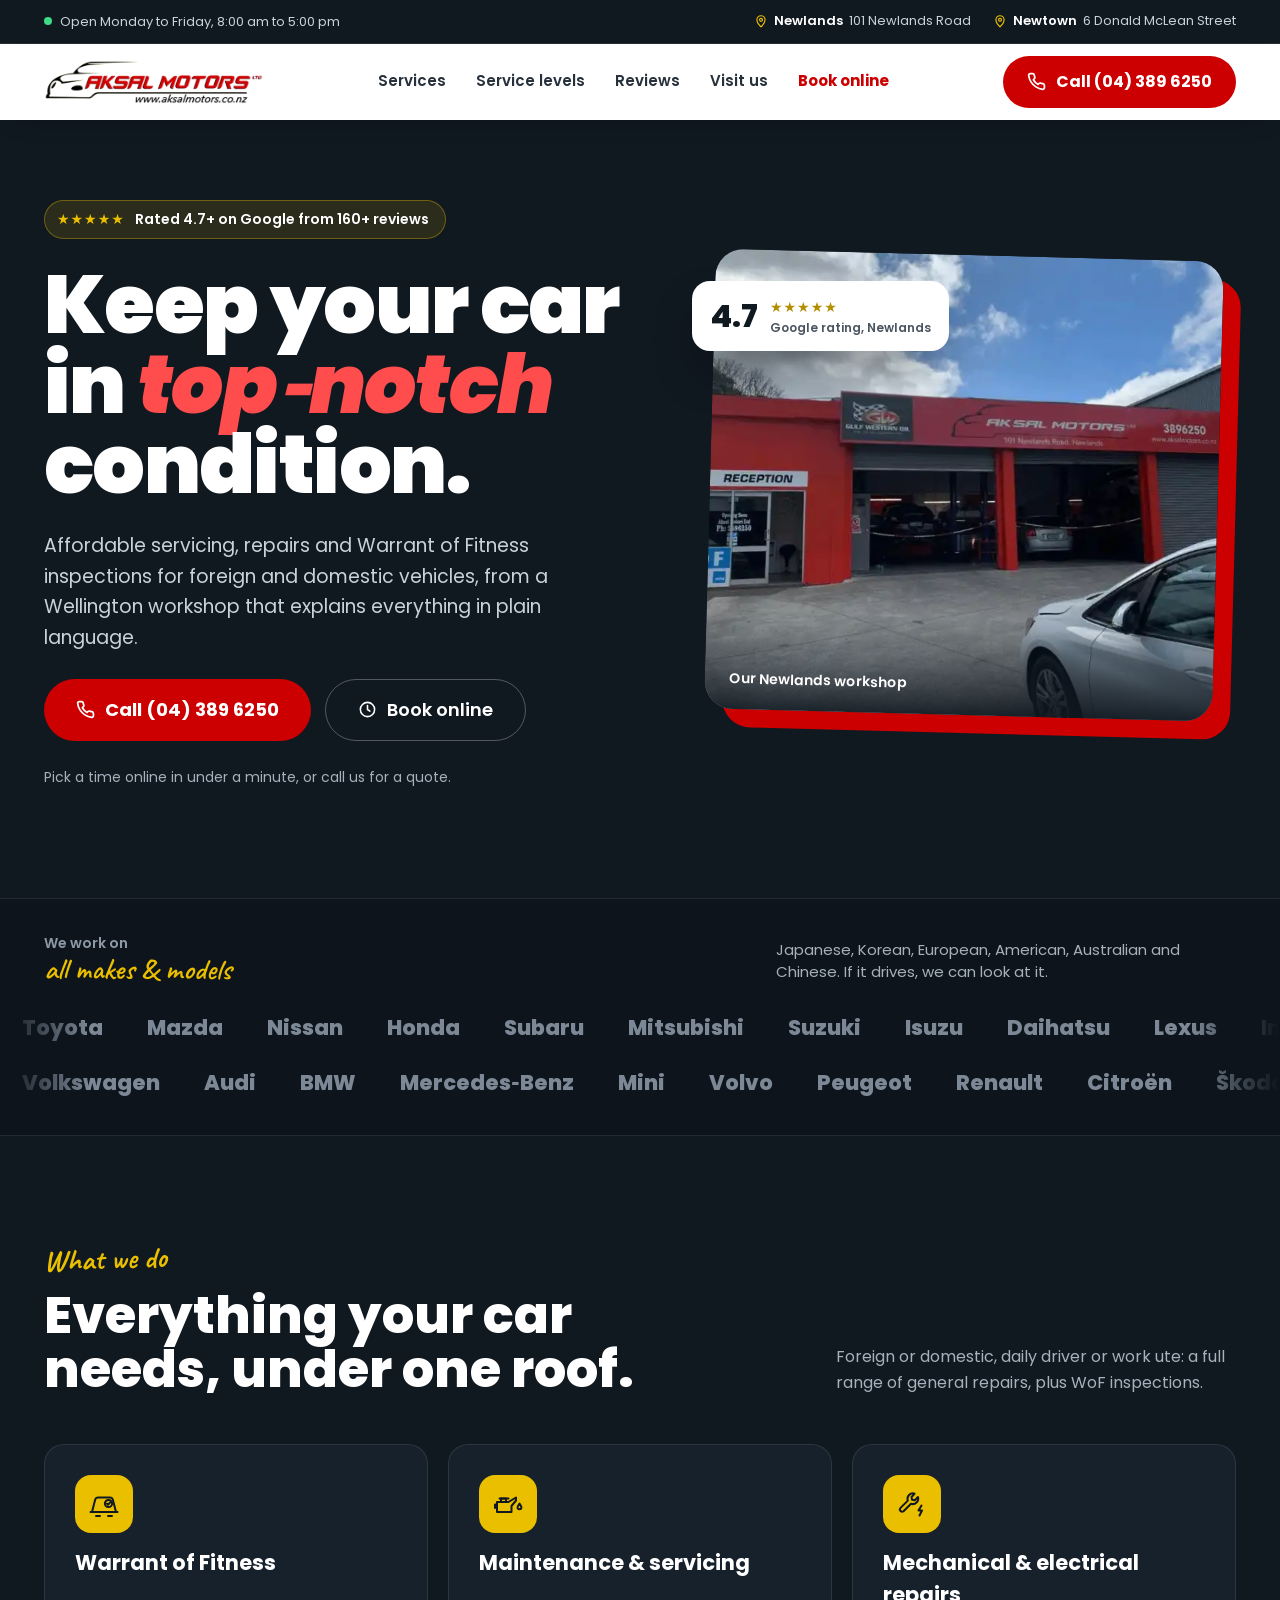
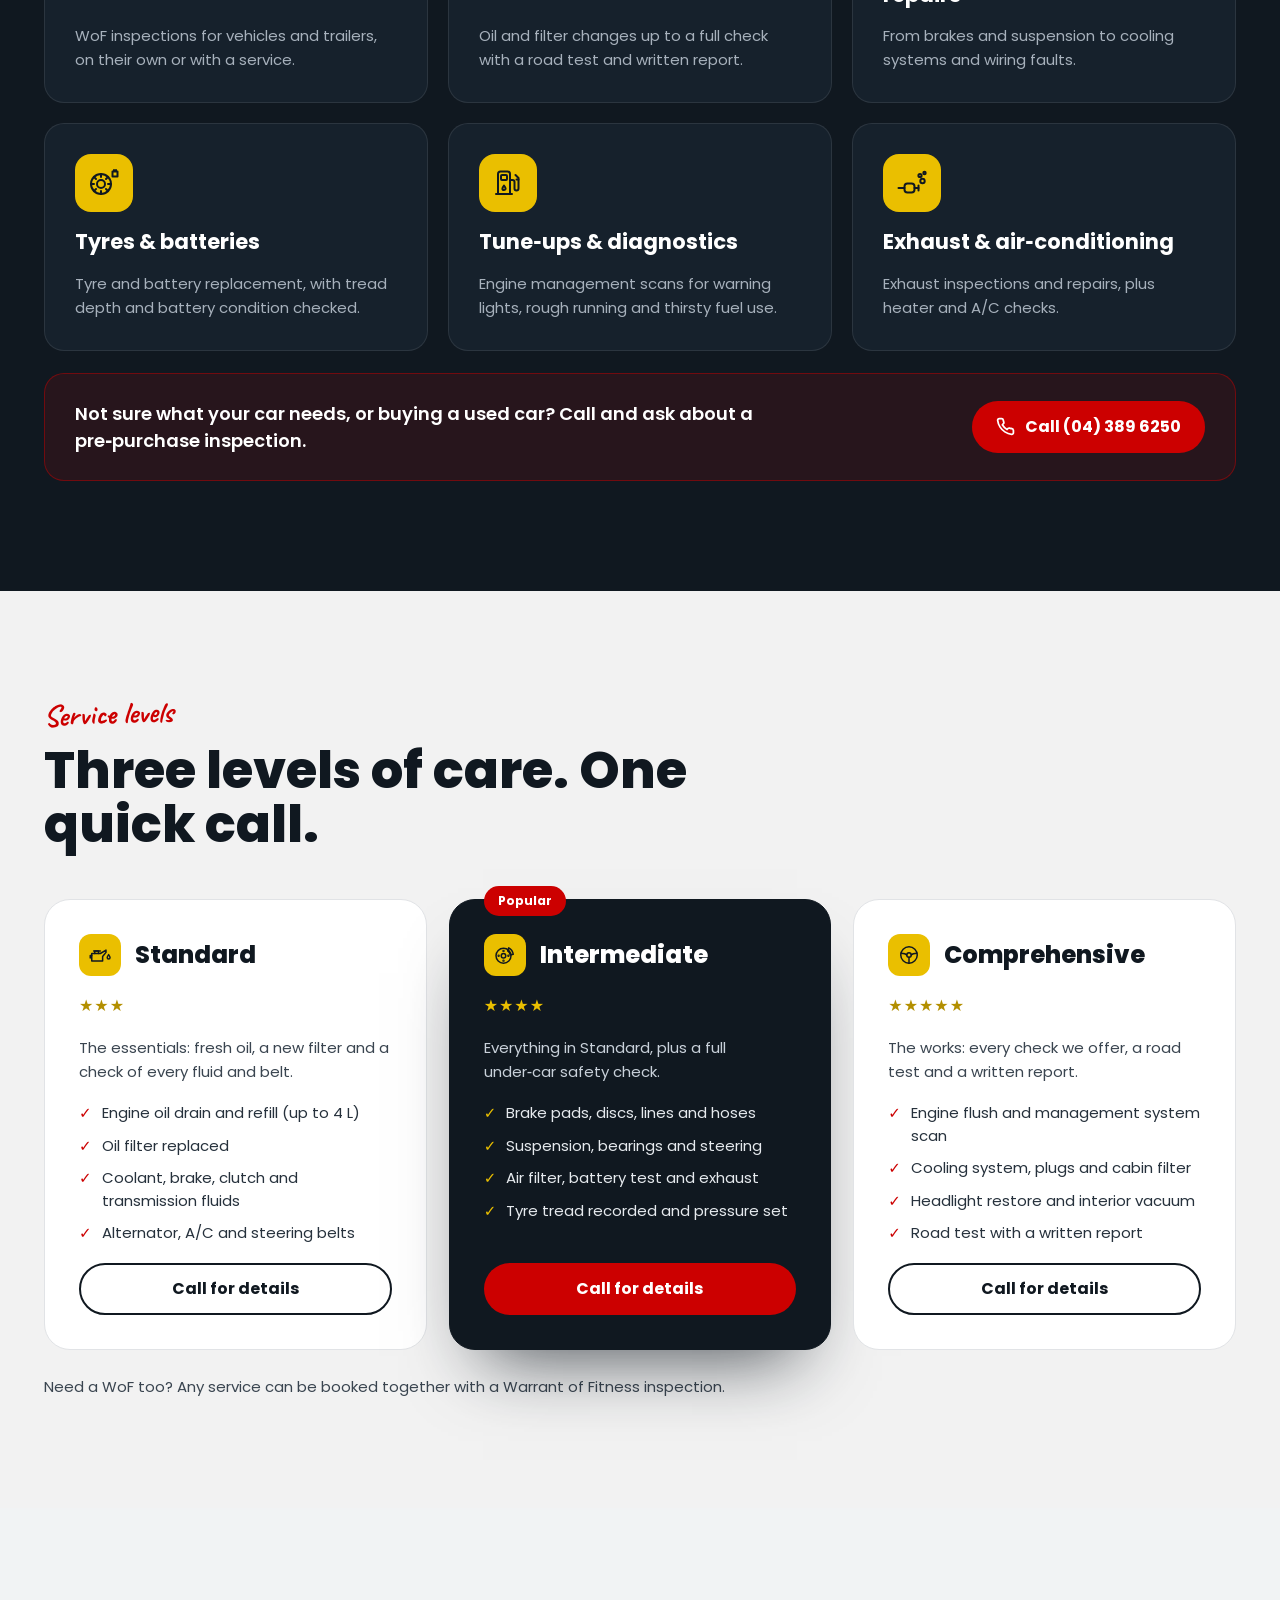
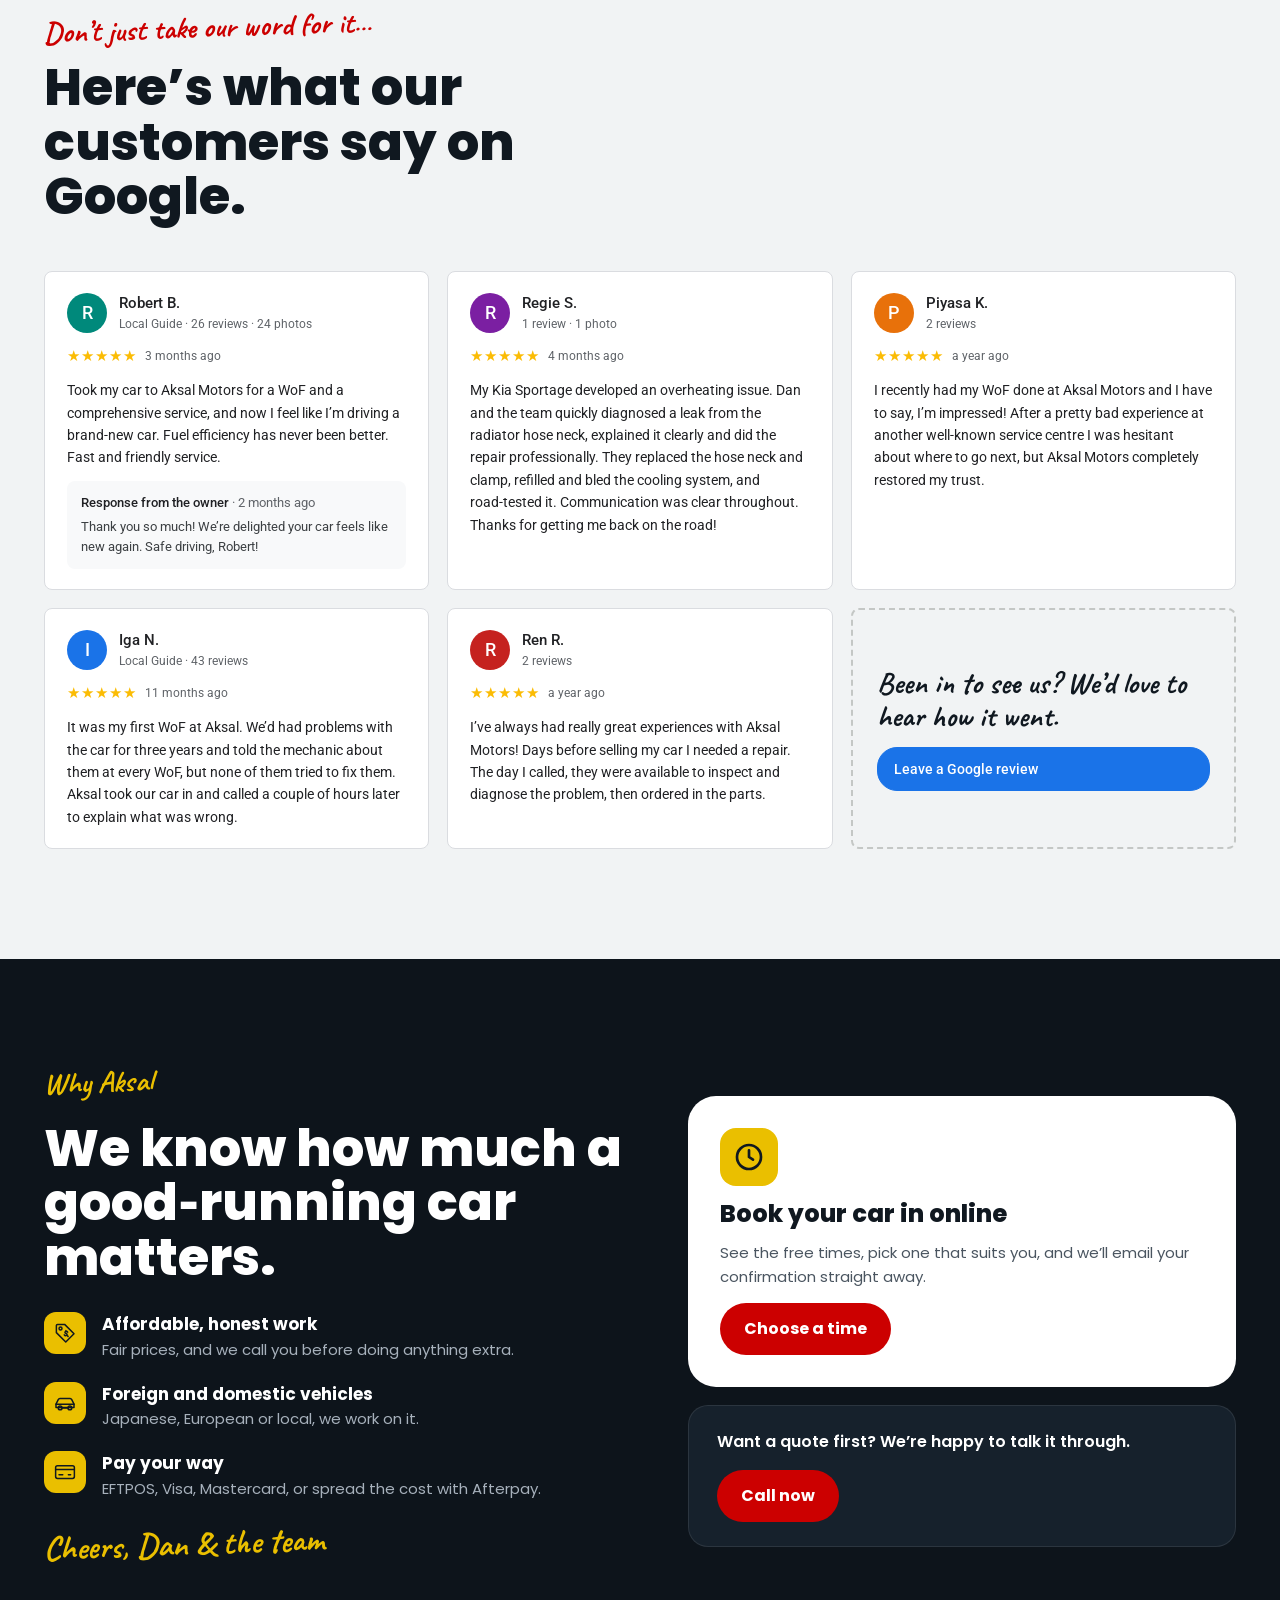
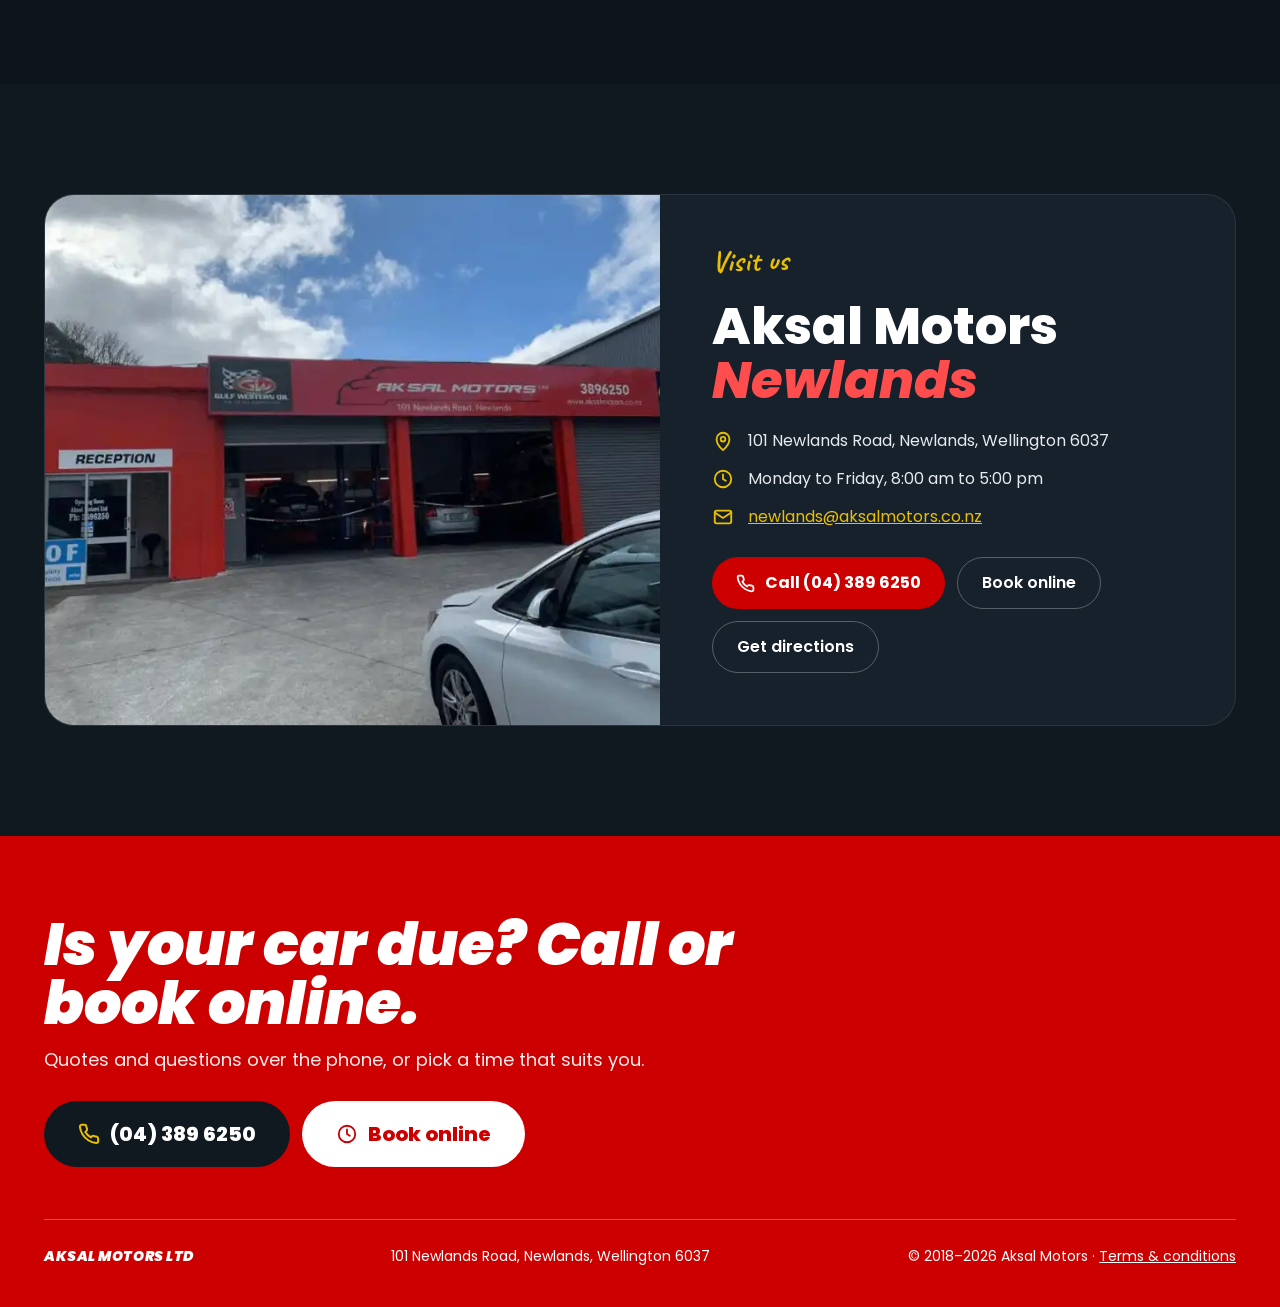
<file: index.html>
<!doctype html>
<html lang="en-NZ">
<head>
<meta charset="utf-8">
<meta name="viewport" content="width=device-width, initial-scale=1">
<title>Aksal Motors | Mechanic, Servicing &amp; WoF in Newlands, Wellington</title>
<meta name="description" content="Affordable car servicing, repairs and Warrant of Fitness inspections for foreign and domestic vehicles at 101 Newlands Road, Wellington. Call (04) 389 6250.">
<meta name="theme-color" content="#101820">
<script>
(function(d){d.classList.add('js');try{var m=window.matchMedia&&matchMedia('(prefers-reduced-motion: reduce)').matches;if(!m&&!sessionStorage.getItem('amIntro')){d.classList.add('intro-on');sessionStorage.setItem('amIntro','1')}}catch(e){}})(document.documentElement);
</script>
<link rel="icon" href="assets/img/favicon.svg" type="image/svg+xml">
<meta property="og:title" content="Aksal Motors, Newlands">
<meta property="og:description" content="Servicing, repairs and WoF inspections in Newlands, Wellington. Call (04) 389 6250.">
<meta property="og:image" content="assets/img/newlands.webp">
<meta property="og:type" content="website">
<link rel="preload" href="assets/img/intro-car.webp" as="image">
<link rel="preload" href="assets/img/intro-title.webp" as="image">
<link rel="preconnect" href="https://fonts.googleapis.com">
<link rel="preconnect" href="https://fonts.gstatic.com" crossorigin>
<link href="https://fonts.googleapis.com/css2?family=Poppins:ital,wght@0,400;0,500;0,600;0,700;0,800;0,900;1,800;1,900&amp;family=Roboto:wght@400;500&amp;family=Caveat:wght@700&amp;display=swap" rel="stylesheet">
<link rel="stylesheet" href="assets/css/styles.css?v=6">
<script type="application/ld+json">
{
  "@context": "https://schema.org",
  "@type": "AutoRepair",
  "name": "Aksal Motors Newlands",
  "image": "assets/img/newlands.webp",
  "telephone": "+64 4 389 6250",
  "email": "newlands@aksalmotors.co.nz",
  "url": "http://aksalmotors.co.nz/",
  "address": {
    "@type": "PostalAddress",
    "streetAddress": "101 Newlands Road",
    "addressLocality": "Newlands, Wellington",
    "postalCode": "6037",
    "addressCountry": "NZ"
  },
  "geo": { "@type": "GeoCoordinates", "latitude": -41.2297152, "longitude": 174.8176973 },
  "openingHoursSpecification": [{
    "@type": "OpeningHoursSpecification",
    "dayOfWeek": ["Monday", "Tuesday", "Wednesday", "Thursday", "Friday"],
    "opens": "08:00",
    "closes": "17:00"
  }],
  "paymentAccepted": "EFTPOS, Visa, Mastercard, Afterpay"
}
</script>
</head>
<body>
<div class="intro" id="intro" aria-hidden="true">
  <div class="intro-stage">
    <svg class="intro-skids" viewBox="0 0 1024 205" preserveAspectRatio="none">
      <path pathLength="1" d="M 597 168 L 149 168"/>
      <path pathLength="1" d="M 623 179 L 171 179"/>
    </svg>
    <img class="intro-car" src="assets/img/intro-car.webp" alt="" width="431" height="174">
    <img class="intro-line" src="assets/img/intro-line.webp" alt="" width="710" height="15">
    <img class="intro-title" src="assets/img/intro-title.webp" alt="" width="825" height="70">
    <img class="intro-url" src="assets/img/intro-url.webp" alt="" width="825" height="43">
    <span class="intro-smoke" style="--x:31%;--y:78%;--t:.68s"></span>
    <span class="intro-smoke" style="--x:36%;--y:76%;--t:.8s"></span>
  </div>
</div>
<!-- Icon set: original line icons drawn for Aksal Motors -->
<svg width="0" height="0" style="position:absolute" aria-hidden="true">
  <defs>
    <symbol id="i-phone" viewBox="0 0 24 24"><path fill="none" stroke="currentColor" stroke-width="2.2" stroke-linecap="round" stroke-linejoin="round" d="M22 16.9v3a2 2 0 0 1-2.2 2 19.8 19.8 0 0 1-8.6-3.1 19.5 19.5 0 0 1-6-6A19.8 19.8 0 0 1 2.1 4.2 2 2 0 0 1 4.1 2h3a2 2 0 0 1 2 1.7c.1.9.4 1.8.7 2.7a2 2 0 0 1-.5 2.1L8 9.8a16 16 0 0 0 6 6l1.3-1.3a2 2 0 0 1 2.1-.4c.9.3 1.8.6 2.7.7a2 2 0 0 1 1.7 2z"/></symbol>
    <symbol id="i-menu" viewBox="0 0 24 24"><path fill="none" stroke="currentColor" stroke-width="2.2" stroke-linecap="round" d="M4 7h16M4 12h16M4 17h16"/></symbol>
    <symbol id="i-close" viewBox="0 0 24 24"><path fill="none" stroke="currentColor" stroke-width="2.2" stroke-linecap="round" d="M6 6l12 12M18 6 6 18"/></symbol>
    <symbol id="i-pin" viewBox="0 0 24 24"><g fill="none" stroke="currentColor" stroke-width="2" stroke-linecap="round" stroke-linejoin="round"><path d="M12 22s7-6.2 7-12a7 7 0 1 0-14 0c0 5.8 7 12 7 12z"/><circle cx="12" cy="10" r="2.5"/></g></symbol>
    <symbol id="i-clock" viewBox="0 0 24 24"><g fill="none" stroke="currentColor" stroke-width="2" stroke-linecap="round" stroke-linejoin="round"><circle cx="12" cy="12" r="9"/><path d="M12 7v5l3 2"/></g></symbol>
    <symbol id="i-mail" viewBox="0 0 24 24"><g fill="none" stroke="currentColor" stroke-width="2" stroke-linecap="round" stroke-linejoin="round"><rect x="3" y="5" width="18" height="14" rx="2"/><path d="m3 7 9 6 9-6"/></g></symbol>

    <!-- WoF: windscreen with inspection sticker -->
    <symbol id="i-wof" viewBox="0 0 32 32"><g fill="none" stroke="currentColor" stroke-width="2" stroke-linecap="round" stroke-linejoin="round"><path d="M4 24 7.2 11.6A3 3 0 0 1 10.1 9.4h11.8a3 3 0 0 1 2.9 2.2L28 24z"/><path d="M2.5 24h27"/><circle cx="20.5" cy="15.5" r="3.6"/><path d="m18.9 15.6 1.1 1.1 2.2-2.3"/><path d="M8 28h4M20 28h4"/></g></symbol>
    <!-- Servicing: oil can with drip -->
    <symbol id="i-oil" viewBox="0 0 32 32"><g fill="none" stroke="currentColor" stroke-width="2" stroke-linecap="round" stroke-linejoin="round"><path d="M5 14h11.5l7.5-4.5v3L19.5 18v6H5z"/><path d="M9 14v-3.5h5V14"/><path d="M7.5 10.5h9"/><path d="M3 16.5h2M3 16.5v3.5"/><path d="M27.5 15.5c-1.4 2-1.9 3-1.9 3.8a1.9 1.9 0 0 0 3.8 0c0-.8-.5-1.8-1.9-3.8z"/></g></symbol>
    <!-- Repairs: spanner with spark -->
    <symbol id="i-repair" viewBox="0 0 32 32"><g fill="none" stroke="currentColor" stroke-width="2" stroke-linecap="round" stroke-linejoin="round"><path d="M18.6 5.6a5.5 5.5 0 0 0-6.8 7l-7.5 7.5a2.3 2.3 0 0 0 3.2 3.2l7.5-7.5a5.5 5.5 0 0 0 7-6.8l-3.2 3.2-2.8-.4-.4-2.8z"/><path d="m25.5 17.5-3 5h3.5l-2.5 5"/></g></symbol>
    <!-- Tyres: tyre with tread, plus battery terminal -->
    <symbol id="i-tyre" viewBox="0 0 32 32"><g fill="none" stroke="currentColor" stroke-width="2" stroke-linecap="round" stroke-linejoin="round"><circle cx="13" cy="17" r="10"/><circle cx="13" cy="17" r="4"/><path d="M13 7v3M13 24v3M3 17h3M20 17h3M5.9 9.9l2.1 2.1M18 22l2.1 2.1M5.9 24.1 8 22M18 12l2.1-2.1"/><path d="M24.5 4.5h5v5h-5zM26 3v1.5M28 3v1.5"/></g></symbol>
    <!-- Tune-ups: petrol pump -->
    <symbol id="i-pump" viewBox="0 0 32 32"><g fill="none" stroke="currentColor" stroke-width="2" stroke-linecap="round" stroke-linejoin="round"><path d="M6 27V7a2.5 2.5 0 0 1 2.5-2.5h7A2.5 2.5 0 0 1 18 7v20"/><path d="M4 27h16"/><rect x="9" y="8" width="6" height="5" rx="1"/><path d="M18 13h2.5a2 2 0 0 1 2 2v6.5a2 2 0 0 0 4 0V11l-3-3"/><path d="M26.5 12.5h-2"/><path d="M12 18.5c-1.2 1.6-1.6 2.4-1.6 3a1.6 1.6 0 0 0 3.2 0c0-.6-.4-1.4-1.6-3z"/></g></symbol>
    <!-- Exhaust: tailpipe with puffs -->
    <symbol id="i-exhaust" viewBox="0 0 32 32"><g fill="none" stroke="currentColor" stroke-width="2" stroke-linecap="round" stroke-linejoin="round"><path d="M2.5 21h6"/><rect x="8.5" y="16.5" width="10" height="9" rx="3"/><path d="M18.5 21h4"/><path d="M22.5 18.5v5"/><circle cx="26.5" cy="14" r="2.2"/><circle cx="24" cy="8.5" r="1.6"/><circle cx="28.5" cy="6" r="1.2"/></g></symbol>
    <!-- Engine with pulse line -->
    <symbol id="i-engine" viewBox="0 0 32 32"><g fill="none" stroke="currentColor" stroke-width="2" stroke-linecap="round" stroke-linejoin="round"><path d="M7 11h15l3 3v9H10l-3-3z"/><path d="M11 11V7.5h7V11"/><path d="M9 7.5h11"/><path d="M25 15.5h3v5h-3"/><path d="M7 14H4v5h3"/><path d="M10 17h3l1.5-2.5 2 5 1.5-2.5h3"/></g></symbol>
    <!-- Brake disc and calliper -->
    <symbol id="i-brake" viewBox="0 0 32 32"><g fill="none" stroke="currentColor" stroke-width="2" stroke-linecap="round" stroke-linejoin="round"><circle cx="14" cy="17" r="10"/><circle cx="14" cy="17" r="3"/><circle cx="14" cy="10.5" r=".6" fill="currentColor"/><circle cx="20.5" cy="17" r=".6" fill="currentColor"/><circle cx="14" cy="23.5" r=".6" fill="currentColor"/><circle cx="7.5" cy="17" r=".6" fill="currentColor"/><path d="M21 6.5a12 12 0 0 1 6 8.5l-4 1a8 8 0 0 0-3.5-5.5z"/></g></symbol>
    <!-- Road test: steering wheel -->
    <symbol id="i-wheel" viewBox="0 0 32 32"><g fill="none" stroke="currentColor" stroke-width="2" stroke-linecap="round" stroke-linejoin="round"><circle cx="16" cy="16" r="11"/><circle cx="16" cy="16" r="3"/><path d="M5.5 13.5c3.5 0 6.5 1 7.6 2.5M26.5 13.5c-3.5 0-6.5 1-7.6 2.5M16 19v8"/></g></symbol>
    <!-- Price tag -->
    <symbol id="i-tag" viewBox="0 0 32 32"><g fill="none" stroke="currentColor" stroke-width="2" stroke-linecap="round" stroke-linejoin="round"><path d="M4.5 15.5V6a1.5 1.5 0 0 1 1.5-1.5h9.5L28 17 17 28z"/><circle cx="10" cy="10" r="2"/><path d="M15 18.5c.6.9 1.6 1.3 2.6 1 1-.3 1.4-1.2 1-2-.5-.8-1.8-.9-2.4-1.6-.5-.7-.2-1.7.8-2 1-.3 2 .1 2.6 1M17.2 12.8l.7 1M19.4 19.7l.7 1"/></g></symbol>
    <!-- Car (all makes) -->
    <symbol id="i-car" viewBox="0 0 32 32"><g fill="none" stroke="currentColor" stroke-width="2" stroke-linecap="round" stroke-linejoin="round"><path d="M4 22v-4.5l3-6a2.5 2.5 0 0 1 2.2-1.4h13.6a2.5 2.5 0 0 1 2.2 1.4l3 6V22z"/><path d="M4 17.5h24"/><circle cx="9.5" cy="22.5" r="2.5"/><circle cx="22.5" cy="22.5" r="2.5"/><path d="M12 22.5h8"/></g></symbol>
    <!-- Card / pay -->
    <symbol id="i-card" viewBox="0 0 32 32"><g fill="none" stroke="currentColor" stroke-width="2" stroke-linecap="round" stroke-linejoin="round"><rect x="3.5" y="7.5" width="25" height="17" rx="2.5"/><path d="M3.5 12.5h25M8 19.5h5M20.5 19.5h3"/></g></symbol>
    <!-- Magnifier over car (pre-purchase) -->
    <symbol id="i-inspect" viewBox="0 0 32 32"><g fill="none" stroke="currentColor" stroke-width="2" stroke-linecap="round" stroke-linejoin="round"><path d="M3 20v-3l2.5-4.5A2 2 0 0 1 7.3 11.5h7.4"/><path d="M3 17h9"/><circle cx="7" cy="20.5" r="2"/><circle cx="20" cy="16" r="6"/><path d="m24.5 20.5 4.5 4.5"/></g></symbol>
  </defs>
</svg>

<a class="skip" href="#main">Skip to content</a>

<div class="utility">
  <div class="wrap">
    <span class="open-dot">Open Monday to Friday, 8:00 am to 5:00 pm</span>
    <ul class="locations" aria-label="Our workshops">
      <li><a href="https://www.google.com/maps/search/?api=1&amp;query=Aksal+Motors+Newlands+101+Newlands+Road" target="_blank" rel="noopener"><svg class="icon" aria-hidden="true"><use href="#i-pin"/></svg><b>Newlands</b> 101 Newlands Road</a></li>
      <li><a href="https://www.google.com/maps/search/?api=1&amp;query=Aksal+Motors+6+Donald+McLean+Street+Newtown" target="_blank" rel="noopener"><svg class="icon" aria-hidden="true"><use href="#i-pin"/></svg><b>Newtown</b> 6 Donald McLean Street</a></li>
    </ul>
  </div>
</div>

<header class="site-header">
  <div class="wrap">
    <a class="logo" href="#top"><img src="assets/img/logo.webp" alt="Aksal Motors Ltd" width="520" height="104"></a>
    <nav class="nav" id="site-nav" aria-label="Main">
      <a href="#services">Services</a>
      <a href="#levels">Service levels</a>
      <a href="#reviews">Reviews</a>
      <a href="#visit">Visit us</a>
      <a class="nav-book" href="book.html">Book online</a>
    </nav>
    <div class="header-actions">
      <a class="btn btn-red ring header-call" href="tel:+6443896250" aria-label="Call Aksal Motors on (04) 389 6250">
        <svg class="icon" aria-hidden="true"><use href="#i-phone"/></svg><span>Call (04) 389 6250</span>
      </a>
      <button class="menu-btn" type="button" aria-controls="site-nav" aria-expanded="false" aria-label="Open menu">
        <svg class="icon" aria-hidden="true"><use href="#i-menu"/></svg>
      </button>
    </div>
  </div>
</header>

<main id="main">
  <section class="hero" id="top">
    <div class="wrap">
      <div class="hero-copy">
        <a class="rating-chip" href="#reviews"><span class="stars" aria-hidden="true">★★★★★</span>Rated 4.7+ on Google from 160+ reviews</a>
        <h1>Keep your car in <em>top‑notch</em> condition.</h1>
        <p class="hero-lead">Affordable servicing, repairs and Warrant of Fitness inspections for foreign and domestic vehicles, from a Wellington workshop that explains everything in plain language.</p>
        <div class="hero-ctas">
          <a class="btn btn-red btn-lg" href="tel:+6443896250"><svg class="icon" aria-hidden="true"><use href="#i-phone"/></svg>Call (04) 389 6250</a>
          <a class="btn btn-ghost btn-lg" href="book.html"><svg class="icon" aria-hidden="true"><use href="#i-clock"/></svg>Book online</a>
        </div>
        <p class="hero-note">Pick a time online in under a minute, or call us for a quote.</p>
      </div>
      <div class="hero-media">
        <figure class="photo-frame" style="margin:0">
          <img src="assets/img/newlands.webp" alt="The Aksal Motors workshop on Newlands Road" width="800" height="600" fetchpriority="high">
          <figcaption>Our Newlands workshop</figcaption>
        </figure>
        <div class="float-card float-rating">
          <strong>4.7</strong>
          <span><span class="stars" aria-hidden="true">★★★★★</span><small>Google rating, Newlands</small></span>
        </div>
      </div>
    </div>
  </section>

  <section class="makes" aria-labelledby="makes-title">
    <div class="wrap makes-head">
      <p id="makes-title" class="makes-label"><span>We work on</span><span class="hand">all makes &amp; models</span></p>
      <p class="makes-note">Japanese, Korean, European, American, Australian and Chinese. If it drives, we can look at it.</p>
    </div>
    <div class="marquee">
      <div class="marquee-track"><ul><li>Toyota</li><li>Mazda</li><li>Nissan</li><li>Honda</li><li>Subaru</li><li>Mitsubishi</li><li>Suzuki</li><li>Isuzu</li><li>Daihatsu</li><li>Lexus</li><li>Infiniti</li><li>Acura</li><li>Hyundai</li><li>Kia</li><li>Genesis</li><li>SsangYong</li><li>KGM</li><li>Holden</li><li>HSV</li><li>Ford</li><li>Chevrolet</li><li>Jeep</li><li>Dodge</li><li>Chrysler</li><li>RAM</li><li>Cadillac</li><li>Tesla</li><li>Proton</li></ul><ul aria-hidden="true"><li>Toyota</li><li>Mazda</li><li>Nissan</li><li>Honda</li><li>Subaru</li><li>Mitsubishi</li><li>Suzuki</li><li>Isuzu</li><li>Daihatsu</li><li>Lexus</li><li>Infiniti</li><li>Acura</li><li>Hyundai</li><li>Kia</li><li>Genesis</li><li>SsangYong</li><li>KGM</li><li>Holden</li><li>HSV</li><li>Ford</li><li>Chevrolet</li><li>Jeep</li><li>Dodge</li><li>Chrysler</li><li>RAM</li><li>Cadillac</li><li>Tesla</li><li>Proton</li></ul></div>
    </div>
    <div class="marquee marquee-reverse">
      <div class="marquee-track"><ul><li>Volkswagen</li><li>Audi</li><li>BMW</li><li>Mercedes‑Benz</li><li>Mini</li><li>Volvo</li><li>Peugeot</li><li>Renault</li><li>Citroën</li><li>Škoda</li><li>SEAT</li><li>Cupra</li><li>Opel</li><li>Fiat</li><li>Alfa Romeo</li><li>Jaguar</li><li>Land Rover</li><li>Porsche</li><li>Smart</li><li>Polestar</li><li>MG</li><li>LDV</li><li>GWM</li><li>Haval</li><li>BYD</li><li>Chery</li><li>Omoda</li><li>Geely</li><li>Mahindra</li><li>Tata</li><li>Foton</li></ul><ul aria-hidden="true"><li>Volkswagen</li><li>Audi</li><li>BMW</li><li>Mercedes‑Benz</li><li>Mini</li><li>Volvo</li><li>Peugeot</li><li>Renault</li><li>Citroën</li><li>Škoda</li><li>SEAT</li><li>Cupra</li><li>Opel</li><li>Fiat</li><li>Alfa Romeo</li><li>Jaguar</li><li>Land Rover</li><li>Porsche</li><li>Smart</li><li>Polestar</li><li>MG</li><li>LDV</li><li>GWM</li><li>Haval</li><li>BYD</li><li>Chery</li><li>Omoda</li><li>Geely</li><li>Mahindra</li><li>Tata</li><li>Foton</li></ul></div>
    </div>
  </section>

  <section class="section" id="services">
    <div class="wrap">
      <div class="section-head">
        <div>
          <span class="kicker">What we do</span>
          <h2>Everything your car needs, under one roof.</h2>
        </div>
        <p>Foreign or domestic, daily driver or work ute: a full range of general repairs, plus WoF inspections.</p>
      </div>
      <div class="services-grid">
        <article class="service">
          <span class="tile"><svg class="icon" aria-hidden="true"><use href="#i-wof"/></svg></span>
          <h3>Warrant of Fitness</h3>
          <p>WoF inspections for vehicles and trailers, on their own or with a service.</p>
        </article>
        <article class="service">
          <span class="tile"><svg class="icon" aria-hidden="true"><use href="#i-oil"/></svg></span>
          <h3>Maintenance &amp; servicing</h3>
          <p>Oil and filter changes up to a full check with a road test and written report.</p>
        </article>
        <article class="service">
          <span class="tile"><svg class="icon" aria-hidden="true"><use href="#i-repair"/></svg></span>
          <h3>Mechanical &amp; electrical repairs</h3>
          <p>From brakes and suspension to cooling systems and wiring faults.</p>
        </article>
        <article class="service">
          <span class="tile"><svg class="icon" aria-hidden="true"><use href="#i-tyre"/></svg></span>
          <h3>Tyres &amp; batteries</h3>
          <p>Tyre and battery replacement, with tread depth and battery condition checked.</p>
        </article>
        <article class="service">
          <span class="tile"><svg class="icon" aria-hidden="true"><use href="#i-pump"/></svg></span>
          <h3>Tune‑ups &amp; diagnostics</h3>
          <p>Engine management scans for warning lights, rough running and thirsty fuel use.</p>
        </article>
        <article class="service">
          <span class="tile"><svg class="icon" aria-hidden="true"><use href="#i-exhaust"/></svg></span>
          <h3>Exhaust &amp; air‑conditioning</h3>
          <p>Exhaust inspections and repairs, plus heater and A/C checks.</p>
        </article>
      </div>
      <div class="callout">
        <p>Not sure what your car needs, or buying a used car? Call and ask about a pre‑purchase inspection.</p>
        <a class="btn btn-red" href="tel:+6443896250"><svg class="icon" aria-hidden="true"><use href="#i-phone"/></svg>Call (04) 389 6250</a>
      </div>
    </div>
  </section>

  <section class="section levels" id="levels">
    <div class="wrap">
      <div class="section-head">
        <div>
          <span class="kicker kicker-red">Service levels</span>
          <h2>Three levels of care. One quick call.</h2>
        </div>
      </div>
      <div class="levels-grid">
        <article class="level">
          <div class="level-top"><span class="tile tile-sm"><svg class="icon" aria-hidden="true"><use href="#i-oil"/></svg></span><h3>Standard</h3></div>
          <span class="stars" aria-label="3 stars">★★★</span>
          <p>The essentials: fresh oil, a new filter and a check of every fluid and belt.</p>
          <ul>
            <li>Engine oil drain and refill (up to 4 L)</li>
            <li>Oil filter replaced</li>
            <li>Coolant, brake, clutch and transmission fluids</li>
            <li>Alternator, A/C and steering belts</li>
          </ul>
          <a class="btn btn-outline" href="tel:+6443896250">Call for details</a>
        </article>
        <article class="level level-featured">
          <span class="badge">Popular</span>
          <div class="level-top"><span class="tile tile-sm"><svg class="icon" aria-hidden="true"><use href="#i-brake"/></svg></span><h3>Intermediate</h3></div>
          <span class="stars" aria-label="4 stars">★★★★</span>
          <p>Everything in Standard, plus a full under‑car safety check.</p>
          <ul>
            <li>Brake pads, discs, lines and hoses</li>
            <li>Suspension, bearings and steering</li>
            <li>Air filter, battery test and exhaust</li>
            <li>Tyre tread recorded and pressure set</li>
          </ul>
          <a class="btn btn-red" href="tel:+6443896250">Call for details</a>
        </article>
        <article class="level">
          <div class="level-top"><span class="tile tile-sm"><svg class="icon" aria-hidden="true"><use href="#i-wheel"/></svg></span><h3>Comprehensive</h3></div>
          <span class="stars" aria-label="5 stars">★★★★★</span>
          <p>The works: every check we offer, a road test and a written report.</p>
          <ul>
            <li>Engine flush and management system scan</li>
            <li>Cooling system, plugs and cabin filter</li>
            <li>Headlight restore and interior vacuum</li>
            <li>Road test with a written report</li>
          </ul>
          <a class="btn btn-outline" href="tel:+6443896250">Call for details</a>
        </article>
      </div>
      <p class="levels-note">Need a WoF too? Any service can be booked together with a Warrant of Fitness inspection.</p>
    </div>
  </section>

  <section class="section reviews" id="reviews">
    <div class="wrap">
      <div class="section-head">
        <div>
          <span class="kicker kicker-red">Don’t just take our word for it…</span>
          <h2>Here’s what our customers say on Google.</h2>
        </div>
      </div>
      <div class="g-grid">
        <article class="g-card">
          <div class="g-head"><span class="g-avatar" style="background:#00897b">R</span><span><span class="g-name">Robert B.</span><span class="g-sub">Local Guide · 26 reviews · 24 photos</span></span></div>
          <div class="g-rating"><span class="g-stars" aria-label="5 stars">★★★★★</span>3 months ago</div>
          <blockquote>Took my car to Aksal Motors for a WoF and a comprehensive service, and now I feel like I’m driving a brand‑new car. Fuel efficiency has never been better. Fast and friendly service.</blockquote>
          <div class="g-reply"><b>Response from the owner <span>· 2 months ago</span></b>Thank you so much! We’re delighted your car feels like new again. Safe driving, Robert!</div>
        </article>
        <article class="g-card">
          <div class="g-head"><span class="g-avatar" style="background:#7b1fa2">R</span><span><span class="g-name">Regie S.</span><span class="g-sub">1 review · 1 photo</span></span></div>
          <div class="g-rating"><span class="g-stars" aria-label="5 stars">★★★★★</span>4 months ago</div>
          <blockquote>My Kia Sportage developed an overheating issue. Dan and the team quickly diagnosed a leak from the radiator hose neck, explained it clearly and did the repair professionally. They replaced the hose neck and clamp, refilled and bled the cooling system, and road‑tested it. Communication was clear throughout. Thanks for getting me back on the road!</blockquote>
        </article>
        <article class="g-card">
          <div class="g-head"><span class="g-avatar" style="background:#e8710a">P</span><span><span class="g-name">Piyasa K.</span><span class="g-sub">2 reviews</span></span></div>
          <div class="g-rating"><span class="g-stars" aria-label="5 stars">★★★★★</span>a year ago</div>
          <blockquote>I recently had my WoF done at Aksal Motors and I have to say, I’m impressed! After a pretty bad experience at another well‑known service centre I was hesitant about where to go next, but Aksal Motors completely restored my trust.</blockquote>
        </article>
        <article class="g-card">
          <div class="g-head"><span class="g-avatar" style="background:#1a73e8">I</span><span><span class="g-name">Iga N.</span><span class="g-sub">Local Guide · 43 reviews</span></span></div>
          <div class="g-rating"><span class="g-stars" aria-label="5 stars">★★★★★</span>11 months ago</div>
          <blockquote>It was my first WoF at Aksal. We’d had problems with the car for three years and told the mechanic about them at every WoF, but none of them tried to fix them. Aksal took our car in and called a couple of hours later to explain what was wrong.</blockquote>
        </article>
        <article class="g-card">
          <div class="g-head"><span class="g-avatar" style="background:#c5221f">R</span><span><span class="g-name">Ren R.</span><span class="g-sub">2 reviews</span></span></div>
          <div class="g-rating"><span class="g-stars" aria-label="5 stars">★★★★★</span>a year ago</div>
          <blockquote>I’ve always had really great experiences with Aksal Motors! Days before selling my car I needed a repair. The day I called, they were available to inspect and diagnose the problem, then ordered in the parts.</blockquote>
        </article>
        <div class="g-invite">
          <p>Been in to see us? We’d love to hear how it went.</p>
          <a class="g-btn g-btn-solid" href="https://www.google.com/maps/search/?api=1&amp;query=Aksal+Motors+Newlands">Leave a Google review</a>
        </div>
      </div>
    </div>
  </section>

  <section class="section why">
    <div class="wrap">
      <div class="why-copy">
        <span class="kicker">Why Aksal</span>
        <h2>We know how much a good‑running car matters.</h2>
        <ul class="why-list">
          <li><span class="tile tile-sm"><svg class="icon" aria-hidden="true"><use href="#i-tag"/></svg></span><div><strong>Affordable, honest work</strong><span>Fair prices, and we call you before doing anything extra.</span></div></li>
          <li><span class="tile tile-sm"><svg class="icon" aria-hidden="true"><use href="#i-car"/></svg></span><div><strong>Foreign and domestic vehicles</strong><span>Japanese, European or local, we work on it.</span></div></li>
          <li><span class="tile tile-sm"><svg class="icon" aria-hidden="true"><use href="#i-card"/></svg></span><div><strong>Pay your way</strong><span>EFTPOS, Visa, Mastercard, or spread the cost with Afterpay.</span></div></li>
        </ul>
        <p class="signoff">Cheers, Dan &amp; the team</p>
      </div>
      <div class="why-side">
        <div class="book-card">
          <span class="tile"><svg class="icon" aria-hidden="true"><use href="#i-clock"/></svg></span>
          <h3>Book your car in online</h3>
          <p>See the free times, pick one that suits you, and we’ll email your confirmation straight away.</p>
          <a class="btn btn-red" href="book.html">Choose a time</a>
        </div>
        <div class="quote-card">
          <p>Want a quote first? We’re happy to talk it through.</p>
          <a class="btn btn-red" href="tel:+6443896250">Call now</a>
        </div>
      </div>
    </div>
  </section>

  <section class="section" id="visit">
    <div class="wrap">
      <div class="visit-card">
        <div class="visit-photo"><img src="assets/img/newlands.webp" alt="Aksal Motors workshop exterior, Newlands" width="800" height="600" loading="lazy"></div>
        <div class="visit-info">
          <span class="kicker">Visit us</span>
          <h2>Aksal Motors <em>Newlands</em></h2>
          <ul class="visit-list">
            <li><svg class="icon" aria-hidden="true"><use href="#i-pin"/></svg>101 Newlands Road, Newlands, Wellington 6037</li>
            <li><svg class="icon" aria-hidden="true"><use href="#i-clock"/></svg>Monday to Friday, 8:00 am to 5:00 pm</li>
            <li><svg class="icon" aria-hidden="true"><use href="#i-mail"/></svg><a href="mailto:newlands@aksalmotors.co.nz">newlands@aksalmotors.co.nz</a></li>
          </ul>
          <div class="visit-ctas">
            <a class="btn btn-red" href="tel:+6443896250"><svg class="icon" aria-hidden="true"><use href="#i-phone"/></svg>Call (04) 389 6250</a>
            <a class="btn btn-ghost" href="book.html">Book online</a>
            <a class="btn btn-ghost" href="https://www.google.com/maps/search/?api=1&amp;query=Aksal+Motors+Newlands+101+Newlands+Road" target="_blank" rel="noopener">Get directions</a>
          </div>
        </div>
      </div>
    </div>
  </section>
</main>

<footer class="footer">
  <div class="wrap">
    <div class="footer-cta">
      <div>
        <h2>Is your car due? Call or book online.</h2>
        <p>Quotes and questions over the phone, or pick a time that suits you.</p>
      </div>
      <div class="footer-ctas">
        <a class="btn btn-dark" href="tel:+6443896250"><svg class="icon" aria-hidden="true"><use href="#i-phone"/></svg>(04) 389 6250</a>
        <a class="btn btn-light" href="book.html"><svg class="icon" aria-hidden="true"><use href="#i-clock"/></svg>Book online</a>
      </div>
    </div>
    <div class="footer-base">
      <strong>AKSAL MOTORS LTD</strong>
      <span>101 Newlands Road, Newlands, Wellington 6037</span>
      <span>© 2018–<span id="year">2026</span> Aksal Motors · <a href="http://aksalmotors.co.nz/tnc.html">Terms &amp; conditions</a></span>
    </div>
  </div>
</footer>

<div class="call-bar"><a class="cb-call" href="tel:+6443896250"><svg class="icon" aria-hidden="true"><use href="#i-phone"/></svg>Call</a><a class="cb-book" href="book.html"><svg class="icon" aria-hidden="true"><use href="#i-clock"/></svg>Book online</a></div>

<script src="assets/js/main.js?v=6" defer></script>
</body>
</html>
</file>
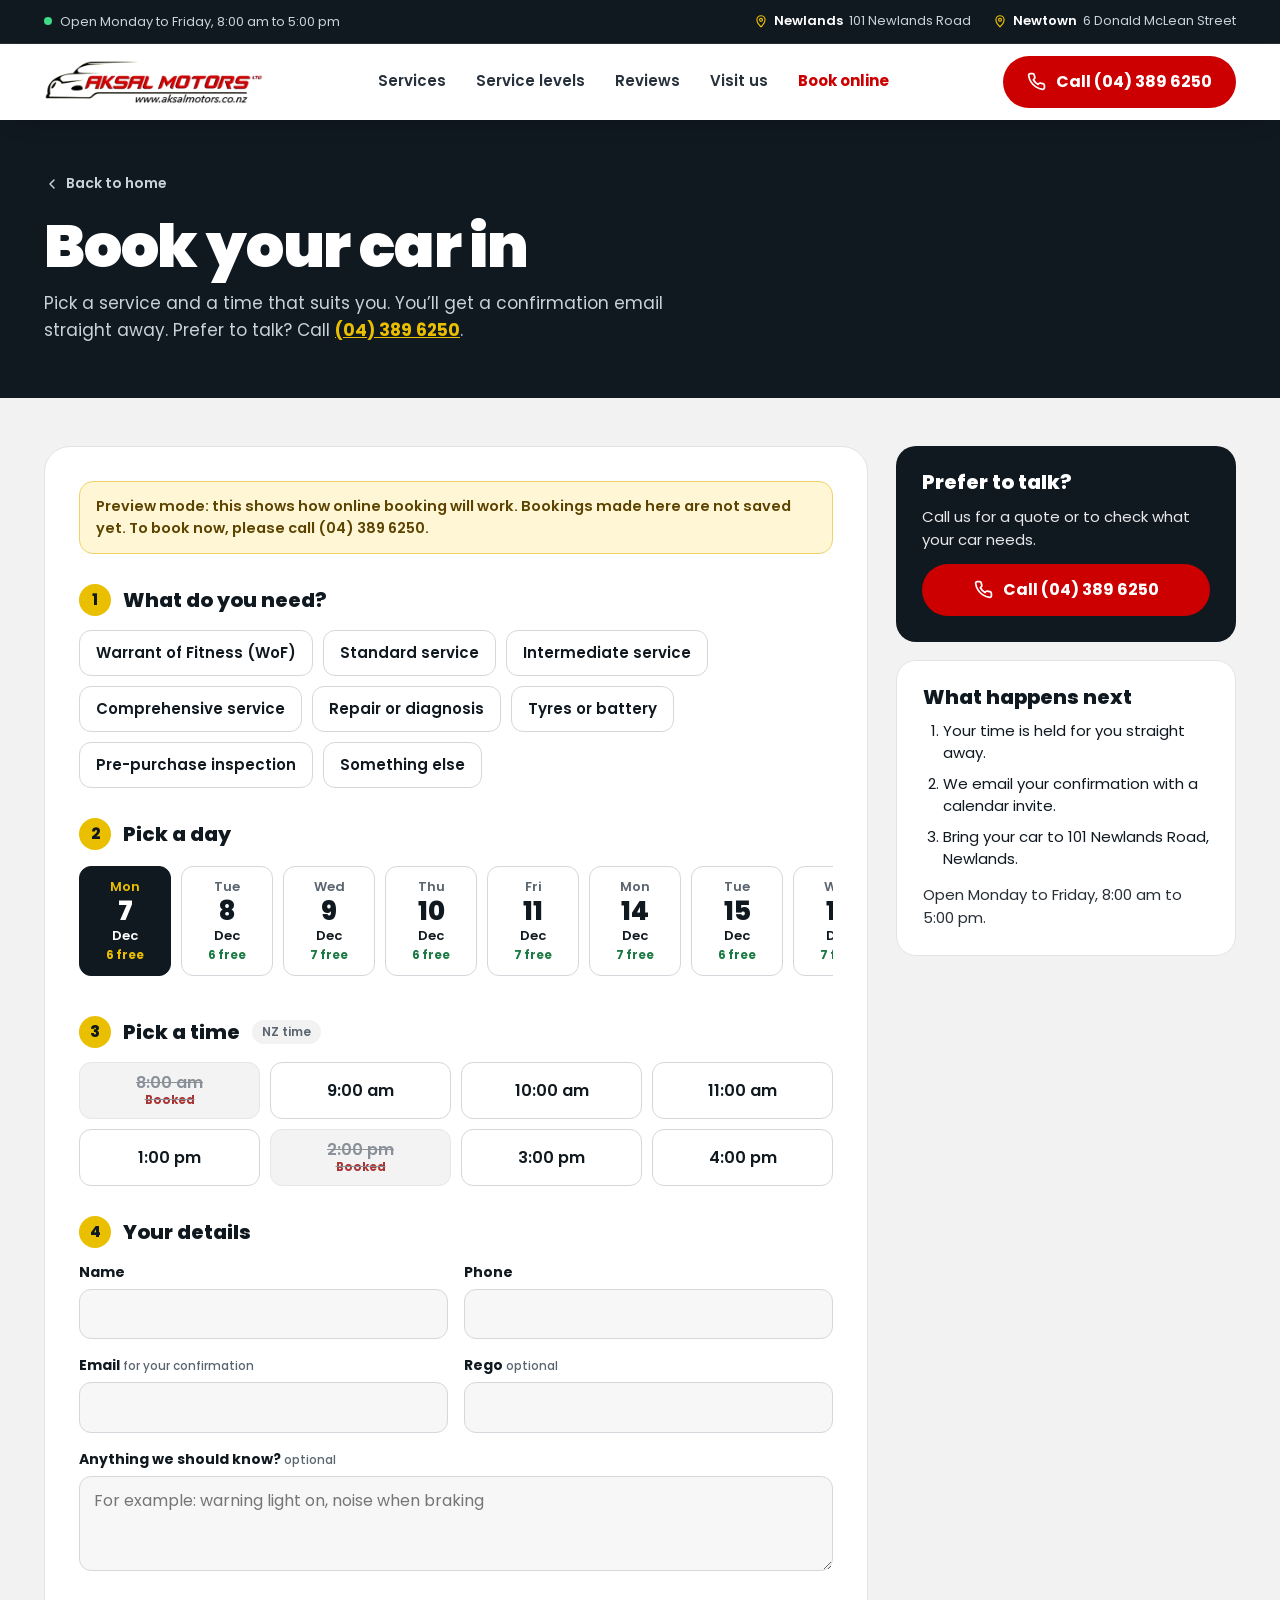
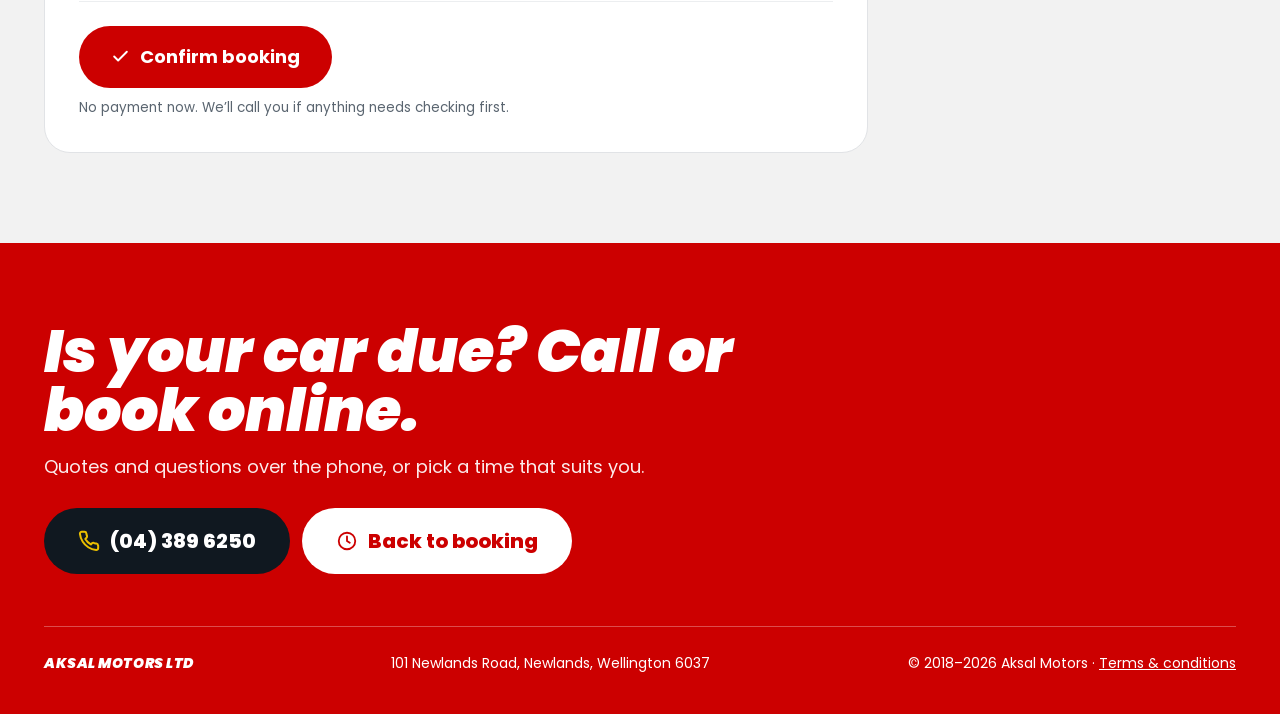
<file: book.html>
<!doctype html>
<html lang="en-NZ">
<head>
<meta charset="utf-8">
<meta name="viewport" content="width=device-width, initial-scale=1">
<title>Book online | Aksal Motors, Wellington</title>
<meta name="description" content="Book your WoF, service or repair at Aksal Motors online. See the free times and get your confirmation by email.">
<meta name="theme-color" content="#101820">
<script>document.documentElement.classList.add('js')</script>
<link rel="icon" href="assets/img/favicon.svg" type="image/svg+xml">
<meta property="og:title" content="Aksal Motors, Newlands">
<meta property="og:description" content="Servicing, repairs and WoF inspections in Newlands, Wellington. Call (04) 389 6250.">
<meta property="og:image" content="assets/img/newlands.webp">
<meta property="og:type" content="website">
<link rel="preconnect" href="https://fonts.googleapis.com">
<link rel="preconnect" href="https://fonts.gstatic.com" crossorigin>
<link href="https://fonts.googleapis.com/css2?family=Poppins:ital,wght@0,400;0,500;0,600;0,700;0,800;0,900;1,800;1,900&amp;family=Roboto:wght@400;500&amp;family=Caveat:wght@700&amp;display=swap" rel="stylesheet">
<link rel="stylesheet" href="assets/css/styles.css?v=6">
</head>
<body>
<!-- Icon set: original line icons drawn for Aksal Motors -->
<svg width="0" height="0" style="position:absolute" aria-hidden="true">
  <defs>
    <symbol id="i-phone" viewBox="0 0 24 24"><path fill="none" stroke="currentColor" stroke-width="2.2" stroke-linecap="round" stroke-linejoin="round" d="M22 16.9v3a2 2 0 0 1-2.2 2 19.8 19.8 0 0 1-8.6-3.1 19.5 19.5 0 0 1-6-6A19.8 19.8 0 0 1 2.1 4.2 2 2 0 0 1 4.1 2h3a2 2 0 0 1 2 1.7c.1.9.4 1.8.7 2.7a2 2 0 0 1-.5 2.1L8 9.8a16 16 0 0 0 6 6l1.3-1.3a2 2 0 0 1 2.1-.4c.9.3 1.8.6 2.7.7a2 2 0 0 1 1.7 2z"/></symbol>
    <symbol id="i-menu" viewBox="0 0 24 24"><path fill="none" stroke="currentColor" stroke-width="2.2" stroke-linecap="round" d="M4 7h16M4 12h16M4 17h16"/></symbol>
    <symbol id="i-close" viewBox="0 0 24 24"><path fill="none" stroke="currentColor" stroke-width="2.2" stroke-linecap="round" d="M6 6l12 12M18 6 6 18"/></symbol>
    <symbol id="i-pin" viewBox="0 0 24 24"><g fill="none" stroke="currentColor" stroke-width="2" stroke-linecap="round" stroke-linejoin="round"><path d="M12 22s7-6.2 7-12a7 7 0 1 0-14 0c0 5.8 7 12 7 12z"/><circle cx="12" cy="10" r="2.5"/></g></symbol>
    <symbol id="i-clock" viewBox="0 0 24 24"><g fill="none" stroke="currentColor" stroke-width="2" stroke-linecap="round" stroke-linejoin="round"><circle cx="12" cy="12" r="9"/><path d="M12 7v5l3 2"/></g></symbol>
    <symbol id="i-mail" viewBox="0 0 24 24"><g fill="none" stroke="currentColor" stroke-width="2" stroke-linecap="round" stroke-linejoin="round"><rect x="3" y="5" width="18" height="14" rx="2"/><path d="m3 7 9 6 9-6"/></g></symbol>

    <!-- WoF: windscreen with inspection sticker -->
    <symbol id="i-wof" viewBox="0 0 32 32"><g fill="none" stroke="currentColor" stroke-width="2" stroke-linecap="round" stroke-linejoin="round"><path d="M4 24 7.2 11.6A3 3 0 0 1 10.1 9.4h11.8a3 3 0 0 1 2.9 2.2L28 24z"/><path d="M2.5 24h27"/><circle cx="20.5" cy="15.5" r="3.6"/><path d="m18.9 15.6 1.1 1.1 2.2-2.3"/><path d="M8 28h4M20 28h4"/></g></symbol>
    <!-- Servicing: oil can with drip -->
    <symbol id="i-oil" viewBox="0 0 32 32"><g fill="none" stroke="currentColor" stroke-width="2" stroke-linecap="round" stroke-linejoin="round"><path d="M5 14h11.5l7.5-4.5v3L19.5 18v6H5z"/><path d="M9 14v-3.5h5V14"/><path d="M7.5 10.5h9"/><path d="M3 16.5h2M3 16.5v3.5"/><path d="M27.5 15.5c-1.4 2-1.9 3-1.9 3.8a1.9 1.9 0 0 0 3.8 0c0-.8-.5-1.8-1.9-3.8z"/></g></symbol>
    <!-- Repairs: spanner with spark -->
    <symbol id="i-repair" viewBox="0 0 32 32"><g fill="none" stroke="currentColor" stroke-width="2" stroke-linecap="round" stroke-linejoin="round"><path d="M18.6 5.6a5.5 5.5 0 0 0-6.8 7l-7.5 7.5a2.3 2.3 0 0 0 3.2 3.2l7.5-7.5a5.5 5.5 0 0 0 7-6.8l-3.2 3.2-2.8-.4-.4-2.8z"/><path d="m25.5 17.5-3 5h3.5l-2.5 5"/></g></symbol>
    <!-- Tyres: tyre with tread, plus battery terminal -->
    <symbol id="i-tyre" viewBox="0 0 32 32"><g fill="none" stroke="currentColor" stroke-width="2" stroke-linecap="round" stroke-linejoin="round"><circle cx="13" cy="17" r="10"/><circle cx="13" cy="17" r="4"/><path d="M13 7v3M13 24v3M3 17h3M20 17h3M5.9 9.9l2.1 2.1M18 22l2.1 2.1M5.9 24.1 8 22M18 12l2.1-2.1"/><path d="M24.5 4.5h5v5h-5zM26 3v1.5M28 3v1.5"/></g></symbol>
    <!-- Tune-ups: petrol pump -->
    <symbol id="i-pump" viewBox="0 0 32 32"><g fill="none" stroke="currentColor" stroke-width="2" stroke-linecap="round" stroke-linejoin="round"><path d="M6 27V7a2.5 2.5 0 0 1 2.5-2.5h7A2.5 2.5 0 0 1 18 7v20"/><path d="M4 27h16"/><rect x="9" y="8" width="6" height="5" rx="1"/><path d="M18 13h2.5a2 2 0 0 1 2 2v6.5a2 2 0 0 0 4 0V11l-3-3"/><path d="M26.5 12.5h-2"/><path d="M12 18.5c-1.2 1.6-1.6 2.4-1.6 3a1.6 1.6 0 0 0 3.2 0c0-.6-.4-1.4-1.6-3z"/></g></symbol>
    <!-- Exhaust: tailpipe with puffs -->
    <symbol id="i-exhaust" viewBox="0 0 32 32"><g fill="none" stroke="currentColor" stroke-width="2" stroke-linecap="round" stroke-linejoin="round"><path d="M2.5 21h6"/><rect x="8.5" y="16.5" width="10" height="9" rx="3"/><path d="M18.5 21h4"/><path d="M22.5 18.5v5"/><circle cx="26.5" cy="14" r="2.2"/><circle cx="24" cy="8.5" r="1.6"/><circle cx="28.5" cy="6" r="1.2"/></g></symbol>
    <!-- Engine with pulse line -->
    <symbol id="i-engine" viewBox="0 0 32 32"><g fill="none" stroke="currentColor" stroke-width="2" stroke-linecap="round" stroke-linejoin="round"><path d="M7 11h15l3 3v9H10l-3-3z"/><path d="M11 11V7.5h7V11"/><path d="M9 7.5h11"/><path d="M25 15.5h3v5h-3"/><path d="M7 14H4v5h3"/><path d="M10 17h3l1.5-2.5 2 5 1.5-2.5h3"/></g></symbol>
    <!-- Brake disc and calliper -->
    <symbol id="i-brake" viewBox="0 0 32 32"><g fill="none" stroke="currentColor" stroke-width="2" stroke-linecap="round" stroke-linejoin="round"><circle cx="14" cy="17" r="10"/><circle cx="14" cy="17" r="3"/><circle cx="14" cy="10.5" r=".6" fill="currentColor"/><circle cx="20.5" cy="17" r=".6" fill="currentColor"/><circle cx="14" cy="23.5" r=".6" fill="currentColor"/><circle cx="7.5" cy="17" r=".6" fill="currentColor"/><path d="M21 6.5a12 12 0 0 1 6 8.5l-4 1a8 8 0 0 0-3.5-5.5z"/></g></symbol>
    <!-- Road test: steering wheel -->
    <symbol id="i-wheel" viewBox="0 0 32 32"><g fill="none" stroke="currentColor" stroke-width="2" stroke-linecap="round" stroke-linejoin="round"><circle cx="16" cy="16" r="11"/><circle cx="16" cy="16" r="3"/><path d="M5.5 13.5c3.5 0 6.5 1 7.6 2.5M26.5 13.5c-3.5 0-6.5 1-7.6 2.5M16 19v8"/></g></symbol>
    <!-- Price tag -->
    <symbol id="i-tag" viewBox="0 0 32 32"><g fill="none" stroke="currentColor" stroke-width="2" stroke-linecap="round" stroke-linejoin="round"><path d="M4.5 15.5V6a1.5 1.5 0 0 1 1.5-1.5h9.5L28 17 17 28z"/><circle cx="10" cy="10" r="2"/><path d="M15 18.5c.6.9 1.6 1.3 2.6 1 1-.3 1.4-1.2 1-2-.5-.8-1.8-.9-2.4-1.6-.5-.7-.2-1.7.8-2 1-.3 2 .1 2.6 1M17.2 12.8l.7 1M19.4 19.7l.7 1"/></g></symbol>
    <!-- Car (all makes) -->
    <symbol id="i-car" viewBox="0 0 32 32"><g fill="none" stroke="currentColor" stroke-width="2" stroke-linecap="round" stroke-linejoin="round"><path d="M4 22v-4.5l3-6a2.5 2.5 0 0 1 2.2-1.4h13.6a2.5 2.5 0 0 1 2.2 1.4l3 6V22z"/><path d="M4 17.5h24"/><circle cx="9.5" cy="22.5" r="2.5"/><circle cx="22.5" cy="22.5" r="2.5"/><path d="M12 22.5h8"/></g></symbol>
    <!-- Card / pay -->
    <symbol id="i-card" viewBox="0 0 32 32"><g fill="none" stroke="currentColor" stroke-width="2" stroke-linecap="round" stroke-linejoin="round"><rect x="3.5" y="7.5" width="25" height="17" rx="2.5"/><path d="M3.5 12.5h25M8 19.5h5M20.5 19.5h3"/></g></symbol>
    <!-- Magnifier over car (pre-purchase) -->
    <symbol id="i-inspect" viewBox="0 0 32 32"><g fill="none" stroke="currentColor" stroke-width="2" stroke-linecap="round" stroke-linejoin="round"><path d="M3 20v-3l2.5-4.5A2 2 0 0 1 7.3 11.5h7.4"/><path d="M3 17h9"/><circle cx="7" cy="20.5" r="2"/><circle cx="20" cy="16" r="6"/><path d="m24.5 20.5 4.5 4.5"/></g></symbol>
    <symbol id="i-check" viewBox="0 0 24 24"><path fill="none" stroke="currentColor" stroke-width="2.4" stroke-linecap="round" stroke-linejoin="round" d="M20 6 9 17l-5-5"/></symbol>
    <symbol id="i-back" viewBox="0 0 24 24"><path fill="none" stroke="currentColor" stroke-width="2.2" stroke-linecap="round" stroke-linejoin="round" d="M15 18l-6-6 6-6"/></symbol>
  </defs>
</svg>

<a class="skip" href="#main">Skip to content</a>

<div class="utility">
  <div class="wrap">
    <span class="open-dot">Open Monday to Friday, 8:00 am to 5:00 pm</span>
    <ul class="locations" aria-label="Our workshops">
      <li><a href="https://www.google.com/maps/search/?api=1&amp;query=Aksal+Motors+Newlands+101+Newlands+Road" target="_blank" rel="noopener"><svg class="icon" aria-hidden="true"><use href="#i-pin"/></svg><b>Newlands</b> 101 Newlands Road</a></li>
      <li><a href="https://www.google.com/maps/search/?api=1&amp;query=Aksal+Motors+6+Donald+McLean+Street+Newtown" target="_blank" rel="noopener"><svg class="icon" aria-hidden="true"><use href="#i-pin"/></svg><b>Newtown</b> 6 Donald McLean Street</a></li>
    </ul>
  </div>
</div>

<header class="site-header">
  <div class="wrap">
    <a class="logo" href="index.html"><img src="assets/img/logo.webp" alt="Aksal Motors Ltd" width="520" height="104"></a>
    <nav class="nav" id="site-nav" aria-label="Main">
      <a href="index.html#services">Services</a>
      <a href="index.html#levels">Service levels</a>
      <a href="index.html#reviews">Reviews</a>
      <a href="index.html#visit">Visit us</a>
      <a class="nav-book" href="book.html" aria-current="page">Book online</a>
    </nav>
    <div class="header-actions">
      <a class="btn btn-red ring header-call" href="tel:+6443896250" aria-label="Call Aksal Motors on (04) 389 6250">
        <svg class="icon" aria-hidden="true"><use href="#i-phone"/></svg><span>Call (04) 389 6250</span>
      </a>
      <button class="menu-btn" type="button" aria-controls="site-nav" aria-expanded="false" aria-label="Open menu">
        <svg class="icon" aria-hidden="true"><use href="#i-menu"/></svg>
      </button>
    </div>
  </div>
</header>

<main id="main" class="book-page">
  <section class="book-hero">
    <div class="wrap">
      <a class="back-link" href="index.html"><svg class="icon" aria-hidden="true"><use href="#i-back"/></svg>Back to home</a>
      <h1>Book your car in</h1>
      <p>Pick a service and a time that suits you. You’ll get a confirmation email straight away. Prefer to talk? Call <a href="tel:+6443896250">(04) 389 6250</a>.</p>
    </div>
  </section>

  <section class="section book-section">
    <div class="wrap book-layout">
      <form class="book-card-main" id="book-form" novalidate>
        <p class="book-notice" id="book-notice" hidden></p>

        <fieldset class="book-step">
          <legend><span class="step-no">1</span>What do you need?</legend>
          <div class="chips" id="service-list" role="radiogroup" aria-label="Service"></div>
          <p class="field-error" id="err-service" hidden></p>
        </fieldset>

        <fieldset class="book-step">
          <legend><span class="step-no">2</span>Pick a day</legend>
          <div class="day-strip" id="day-list" role="radiogroup" aria-label="Day"></div>
          <p class="field-error" id="err-date" hidden></p>
        </fieldset>

        <fieldset class="book-step">
          <legend><span class="step-no">3</span>Pick a time <span class="tz-note">NZ time</span></legend>
          <div class="time-grid" id="time-list" role="radiogroup" aria-label="Time"></div>
          <p class="hint" id="time-hint">Choose a day to see the free times.</p>
          <p class="field-error" id="err-time" hidden></p>
        </fieldset>

        <fieldset class="book-step">
          <legend><span class="step-no">4</span>Your details</legend>
          <div class="field-grid">
            <label class="field"><span>Name</span><input id="f-name" name="name" autocomplete="name" required><em class="field-error" id="err-name" hidden></em></label>
            <label class="field"><span>Phone</span><input id="f-phone" name="phone" type="tel" autocomplete="tel" required><em class="field-error" id="err-phone" hidden></em></label>
            <label class="field"><span>Email <small>for your confirmation</small></span><input id="f-email" name="email" type="email" autocomplete="email" required><em class="field-error" id="err-email" hidden></em></label>
            <label class="field"><span>Rego <small>optional</small></span><input id="f-rego" name="rego" autocomplete="off" maxlength="10" class="rego"></label>
            <label class="field field-wide"><span>Anything we should know? <small>optional</small></span><textarea id="f-notes" name="notes" rows="3" maxlength="500" placeholder="For example: warning light on, noise when braking"></textarea></label>
            <label class="hp" aria-hidden="true">Website <input id="f-website" name="website" tabindex="-1" autocomplete="off"></label>
          </div>
        </fieldset>

        <div class="book-submit">
          <button class="btn btn-red btn-lg" type="submit" id="book-btn"><svg class="icon" aria-hidden="true"><use href="#i-check"/></svg><span id="book-btn-label">Confirm booking</span></button>
          <p class="hint">No payment now. We’ll call you if anything needs checking first.</p>
        </div>
      </form>

      <div class="book-done" id="book-done" hidden tabindex="-1">
        <span class="done-tick"><svg class="icon" aria-hidden="true"><use href="#i-check"/></svg></span>
        <h2>You’re booked in</h2>
        <p class="done-when" id="done-when"></p>
        <p id="done-text"></p>
        <div class="done-ctas"><a class="btn btn-red" href="index.html">Back to home</a><a class="btn btn-outline-dark" href="tel:+6443896250">Call (04) 389 6250</a></div>
      </div>

      <aside class="book-aside">
        <div class="aside-card">
          <h2>Prefer to talk?</h2>
          <p>Call us for a quote or to check what your car needs.</p>
          <a class="btn btn-red" href="tel:+6443896250"><svg class="icon" aria-hidden="true"><use href="#i-phone"/></svg>Call (04) 389 6250</a>
        </div>
        <div class="aside-card">
          <h2>What happens next</h2>
          <ol class="next-list">
            <li>Your time is held for you straight away.</li>
            <li>We email your confirmation with a calendar invite.</li>
            <li>Bring your car to 101 Newlands Road, Newlands.</li>
          </ol>
          <p class="hint">Open Monday to Friday, 8:00 am to 5:00 pm.</p>
        </div>
      </aside>
    </div>
  </section>
</main>

<footer class="footer">
  <div class="wrap">
    <div class="footer-cta">
      <div>
        <h2>Is your car due? Call or book online.</h2>
        <p>Quotes and questions over the phone, or pick a time that suits you.</p>
      </div>
      <div class="footer-ctas">
        <a class="btn btn-dark" href="tel:+6443896250"><svg class="icon" aria-hidden="true"><use href="#i-phone"/></svg>(04) 389 6250</a>
        <a class="btn btn-light" href="#book-form"><svg class="icon" aria-hidden="true"><use href="#i-clock"/></svg>Back to booking</a>
      </div>
    </div>
    <div class="footer-base">
      <strong>AKSAL MOTORS LTD</strong>
      <span>101 Newlands Road, Newlands, Wellington 6037</span>
      <span>© 2018–<span id="year">2026</span> Aksal Motors · <a href="http://aksalmotors.co.nz/tnc.html">Terms &amp; conditions</a></span>
    </div>
  </div>
</footer>

<script src="assets/js/main.js?v=6" defer></script>
<script src="assets/js/book.js?v=1" defer></script>
</body>
</html>
</file>
<file: assets/css/styles.css>
/* Aksal Motors: brand tokens */
:root {
  --navy: #101820;
  --navy-2: #16212c;
  --navy-3: #0d141b;
  --red: #cc0000;
  --red-hover: #e00000;
  --red-text: #ff4d4d;
  --gold: #eabf00;
  --gold-dark: #b38f00;
  --paper: #f2f2f2;
  --ink: #101820;
  --body-on-dark: #c9d1da;
  --muted-on-dark: #a7b1bc;
  --line-dark: rgba(255, 255, 255, 0.09);
  --g-bg: #f1f3f4;
  --g-line: #dadce0;
  --g-text: #202124;
  --g-meta: #5f6368;
  --g-star: #fbbc04;
  --g-blue: #1a73e8;
  --radius-lg: 26px;
  --radius-md: 20px;
  --wrap: 1240px;
  --font: 'Poppins', system-ui, -apple-system, 'Segoe UI', sans-serif;
  --hand: 'Caveat', 'Segoe Print', 'Bradley Hand', 'Comic Sans MS', cursive;
  --google: 'Roboto', Arial, sans-serif;
}

*, *::before, *::after { box-sizing: border-box; }
[hidden] { display: none !important; }
html { scroll-behavior: smooth; -webkit-text-size-adjust: 100%; }
body {
  margin: 0;
  font-family: var(--font);
  color: #fff;
  background: var(--navy);
  line-height: 1.5;
  overflow-x: hidden;
}
img { max-width: 100%; display: block; }
a { color: var(--gold); }
a:hover { color: #ffd633; }
h1, h2, h3 { margin: 0; }
p { margin: 0; }
:focus-visible { outline: 3px solid var(--gold); outline-offset: 3px; border-radius: 6px; }

section[id] { scroll-margin-top: 84px; }
.wrap { max-width: var(--wrap); margin: 0 auto; padding: 0 24px; }
.sr-only { position: absolute; width: 1px; height: 1px; overflow: hidden; clip: rect(0 0 0 0); white-space: nowrap; }
.skip { position: absolute; left: 12px; top: -60px; z-index: 100; padding: 10px 16px; border-radius: 10px; background: var(--gold); color: var(--navy); font-weight: 700; }
.skip:focus { top: 12px; }

.icon { width: 24px; height: 24px; flex: 0 0 auto; }

/* Buttons */
.btn {
  display: inline-flex; align-items: center; justify-content: center; gap: 10px;
  min-height: 52px; padding: 0 24px; border-radius: 999px;
  font: 700 16px/1 var(--font); text-decoration: none; cursor: pointer;
  border: 0; transition: transform .18s ease, background-color .18s ease, box-shadow .18s ease;
}
.btn:hover { transform: translateY(-2px); }
.btn .icon { width: 19px; height: 19px; }
.btn-red { background: var(--red); color: #fff; }
.btn-red:hover { background: var(--red-hover); color: #fff; box-shadow: 0 14px 30px -12px rgba(204, 0, 0, .8); }
.btn-ghost { background: transparent; color: #fff; border: 1px solid rgba(255, 255, 255, .28); font-weight: 600; }
.btn-ghost:hover { background: rgba(255, 255, 255, .08); color: #fff; }
.btn-outline { background: transparent; color: var(--ink); border: 2px solid var(--ink); }
.btn-outline:hover { background: var(--ink); color: #fff; }
.btn-dark { background: var(--navy); color: #fff; }
.btn-dark:hover { color: #fff; background: #1b2834; }
.btn-lg { min-height: 62px; padding: 0 32px; font-size: 18px; }

@keyframes ring { 0% { box-shadow: 0 0 0 0 rgba(204, 0, 0, .55); } 70% { box-shadow: 0 0 0 14px rgba(204, 0, 0, 0); } 100% { box-shadow: 0 0 0 0 rgba(204, 0, 0, 0); } }
.ring { animation: ring 2.4s ease-out infinite; }

/* Utility bar */
.utility { border-bottom: 1px solid var(--line-dark); font-size: 13px; color: var(--body-on-dark); }
.utility .wrap { display: flex; flex-wrap: wrap; align-items: center; justify-content: space-between; gap: 6px 24px; padding-top: 9px; padding-bottom: 9px; }
.locations { display: flex; flex-wrap: wrap; gap: 4px 22px; margin: 0; padding: 0; list-style: none; }
.locations a { display: inline-flex; align-items: center; gap: 6px; color: var(--body-on-dark); text-decoration: none; min-height: 24px; }
.locations a:hover { color: #fff; }
.locations b { color: #fff; font-weight: 600; }
.locations .icon { width: 14px; height: 14px; color: var(--gold); }
.open-dot { display: inline-flex; align-items: center; gap: 8px; }
.open-dot::before { content: ''; width: 8px; height: 8px; border-radius: 50%; background: #3ddc84; }

/* Header */
.site-header { position: sticky; top: 0; z-index: 50; background: #fff; color: var(--ink); box-shadow: 0 10px 30px -22px rgba(0, 0, 0, .55); }
.site-header .wrap { display: flex; align-items: center; justify-content: space-between; gap: 16px; padding-top: 12px; padding-bottom: 12px; }
.logo img { width: 220px; height: auto; }
.nav { display: flex; gap: 30px; font-size: 15px; font-weight: 600; }
.nav a { display: inline-flex; align-items: center; min-height: 44px; color: #26313c; text-decoration: none; }
.nav a:hover { color: var(--red); }
.nav a.nav-book { color: var(--red); font-weight: 700; }
.header-actions { display: flex; align-items: center; gap: 10px; }
.menu-btn {
  display: none; width: 48px; height: 48px; border-radius: 12px; border: 1px solid #d4d7db;
  background: #fff; color: var(--ink); cursor: pointer; align-items: center; justify-content: center;
}

/* Hero */
.hero { padding: 80px 0 110px; }
.hero .wrap { display: flex; flex-wrap: wrap; align-items: center; gap: 60px; }
.hero-copy { flex: 1 1 520px; min-width: 0; display: flex; flex-direction: column; gap: 26px; }
.rating-chip {
  align-self: flex-start; display: inline-flex; align-items: center; gap: 10px;
  padding: 8px 16px 8px 12px; border-radius: 999px; background: rgba(234, 191, 0, .12);
  border: 1px solid rgba(234, 191, 0, .35); color: #fff; font-size: 14px; font-weight: 600; text-decoration: none;
}
.rating-chip:hover { color: #fff; background: rgba(234, 191, 0, .2); }
.stars { color: var(--gold); letter-spacing: 1px; }
.hero h1 { font-size: clamp(42px, 6.4vw, 86px); line-height: .98; font-weight: 900; letter-spacing: -.02em; }
.hero h1 em { font-style: italic; color: var(--red-text); }
.hero-lead { max-width: 560px; font-size: 19px; line-height: 1.6; color: var(--body-on-dark); }
.hero-ctas { display: flex; flex-wrap: wrap; gap: 14px; }
.hero-note { font-size: 14px; color: var(--muted-on-dark); }
.hero-media { flex: 1 1 440px; min-width: 0; position: relative; padding: 0 18px 18px 0; }
.photo-frame { position: relative; border-radius: 28px; overflow: hidden; box-shadow: 18px 18px 0 0 var(--red); transform: rotate(1.5deg); }
.photo-frame img { width: 100%; height: 460px; object-fit: cover; }
.photo-frame figcaption { position: absolute; left: 0; right: 0; bottom: 0; padding: 60px 24px 20px; background: linear-gradient(0deg, rgba(16, 24, 32, .92), rgba(16, 24, 32, 0)); font-size: 14px; font-weight: 600; }
.float-card { position: absolute; display: flex; align-items: center; gap: 12px; padding: 14px 18px; border-radius: 18px; box-shadow: 0 24px 50px -18px rgba(0, 0, 0, .65); }
.float-rating { left: -18px; top: 26px; background: #fff; color: var(--ink); }
.float-rating strong { font-size: 32px; font-weight: 800; line-height: 1; }
.float-rating small { display: block; font-size: 12px; color: #4a5560; font-weight: 600; }
.float-rating .stars { color: var(--gold-dark); font-size: 14px; }

/* Yellow icon tile */
.tile { display: inline-flex; align-items: center; justify-content: center; width: 58px; height: 58px; border-radius: 16px; background: var(--gold); color: var(--navy); flex: 0 0 auto; }
.tile .icon { width: 32px; height: 32px; }
.tile-sm { width: 42px; height: 42px; border-radius: 12px; }
.tile-sm .icon { width: 24px; height: 24px; }

/* Makes: two scrolling rows of brands */
.makes { background: var(--navy-3); border-top: 1px solid var(--line-dark); border-bottom: 1px solid var(--line-dark); padding: 34px 0 30px; overflow: hidden; }
.makes-head { display: flex; flex-wrap: wrap; align-items: flex-end; justify-content: space-between; gap: 10px 40px; margin-bottom: 22px; }
.makes-label { margin: 0; }
.makes-label span { display: block; font-size: 14px; font-weight: 600; color: #8e99a6; }
.makes-label .hand { font-size: 30px; color: var(--gold); line-height: 1; }
.makes-note { max-width: 460px; font-size: 15px; color: var(--muted-on-dark); }
.marquee { overflow: hidden; -webkit-mask-image: linear-gradient(90deg, transparent, #000 7%, #000 93%, transparent); mask-image: linear-gradient(90deg, transparent, #000 7%, #000 93%, transparent); }
.marquee + .marquee { margin-top: 12px; }
.marquee-track { display: flex; width: max-content; animation: marquee 70s linear infinite; }
.marquee-reverse .marquee-track { animation-direction: reverse; animation-duration: 80s; }
.marquee:hover .marquee-track { animation-play-state: paused; }
.marquee ul { display: flex; flex: 0 0 auto; margin: 0; padding: 0; list-style: none; }
.marquee li { padding: 6px 22px; font-size: 21px; font-weight: 800; color: #7c8896; white-space: nowrap; }
@keyframes marquee { to { transform: translateX(-50%); } }

.hand { font-family: var(--hand); font-weight: 700; }
.kicker { font-family: var(--hand); font-weight: 700; font-size: 30px; line-height: 1; color: var(--gold); display: inline-block; transform: rotate(-2deg); transform-origin: left; }
.kicker-red { color: var(--red); }

/* Sections */
.section { padding: 110px 0; }
.section-head { display: flex; flex-wrap: wrap; justify-content: space-between; align-items: flex-end; gap: 24px; margin-bottom: 48px; }
.section-head > div { display: flex; flex-direction: column; gap: 12px; max-width: 660px; }
.section h2 { font-size: clamp(32px, 4vw, 54px); line-height: 1.06; font-weight: 800; }
.section-head p { max-width: 400px; font-size: 16px; line-height: 1.65; color: var(--muted-on-dark); }

/* Services */
.services-grid { display: grid; grid-template-columns: repeat(3, minmax(0, 1fr)); gap: 20px; }
.service { padding: 30px; border-radius: var(--radius-md); background: var(--navy-2); border: 1px solid var(--line-dark); display: grid; grid-template-rows: auto auto 1fr; align-content: start; gap: 14px; }
@supports (grid-template-rows: subgrid) {
  .service { grid-row: span 3; grid-template-rows: subgrid; }
}
.service h3 { font-size: 21px; font-weight: 700; }
.service p { font-size: 15px; line-height: 1.6; color: var(--muted-on-dark); }
.callout { margin-top: 22px; display: flex; flex-wrap: wrap; align-items: center; justify-content: space-between; gap: 18px; padding: 26px 30px; border-radius: var(--radius-md); background: rgba(204, 0, 0, .12); border: 1px solid rgba(204, 0, 0, .45); }
.callout p { font-size: 18px; font-weight: 600; max-width: 720px; }

/* Service levels */
.levels { background: var(--paper); color: var(--ink); }
.levels .section-head p { color: #3a4550; }
.levels-grid { display: grid; grid-template-columns: repeat(3, minmax(0, 1fr)); gap: 22px; align-items: stretch; }
.level { position: relative; padding: 34px; border-radius: var(--radius-lg); background: #fff; border: 1px solid #e1e3e6; display: grid; grid-template-rows: auto auto auto 1fr auto; gap: 18px; }
@supports (grid-template-rows: subgrid) {
  .levels-grid { row-gap: 22px; }
  .level { grid-row: span 5; grid-template-rows: subgrid; }
}
.level-top { display: flex; align-items: center; gap: 14px; }
.level h3 { font-size: 24px; font-weight: 800; }
.level .stars { color: var(--gold-dark); font-size: 16px; }
.level > p { font-size: 15px; line-height: 1.6; color: #3a4550; }
.level ul { margin: 0; padding: 0; list-style: none; display: flex; flex-direction: column; gap: 10px; font-size: 15px; color: #26313c; }
.level li { display: flex; gap: 10px; }
.level li::before { content: '✓'; color: var(--red); font-weight: 800; }
.level .btn { align-self: end; }
.level-featured { background: var(--navy); color: #fff; border-color: var(--navy); box-shadow: 0 40px 70px -34px rgba(16, 24, 32, .75); }
.level-featured > p { color: var(--body-on-dark); }
.level-featured ul { color: #e6eaee; }
.level-featured li::before { color: var(--gold); }
.level-featured .stars { color: var(--gold); }
.badge { position: absolute; top: -14px; left: 34px; padding: 6px 14px; border-radius: 999px; background: var(--red); color: #fff; font-size: 12px; font-weight: 700; }
.levels-note { margin-top: 26px; font-size: 15px; color: #3a4550; }

/* Google reviews (kept in Google's own style on purpose) */
.reviews { background: var(--g-bg); color: var(--g-text); }
.reviews h2 { color: var(--ink); }
.g-summary { font-family: var(--google); background: #fff; border: 1px solid var(--g-line); border-radius: 8px; padding: 16px 20px; display: flex; flex-wrap: wrap; align-items: center; gap: 14px 18px; }
.g-summary .score { font-size: 44px; line-height: 1; color: var(--g-text); }
.g-summary .meta { display: flex; flex-direction: column; gap: 3px; }
.g-stars { color: var(--g-star); letter-spacing: 1px; }
.g-summary small { font-size: 13px; color: var(--g-meta); }
.g-btn { display: inline-flex; align-items: center; min-height: 40px; padding: 0 16px; border-radius: 20px; border: 1px solid var(--g-line); color: var(--g-blue); text-decoration: none; font: 500 14px/1 var(--google); }
.g-btn:hover { background: #f8fbff; color: var(--g-blue); }
.g-btn-solid { background: var(--g-blue); border-color: var(--g-blue); color: #fff; min-height: 44px; }
.g-btn-solid:hover { background: #1765cc; color: #fff; }
.g-grid { display: grid; grid-template-columns: repeat(3, minmax(0, 1fr)); gap: 18px; align-items: stretch; font-family: var(--google); }
.g-card { margin: 0; background: #fff; border: 1px solid var(--g-line); border-radius: 8px; padding: 20px 22px; display: flex; flex-direction: column; gap: 12px; }
.g-head { display: flex; gap: 12px; align-items: center; }
.g-avatar { display: flex; flex: 0 0 auto; width: 40px; height: 40px; border-radius: 50%; color: #fff; align-items: center; justify-content: center; font-size: 18px; font-weight: 500; }
.g-name { display: block; font-size: 15px; font-weight: 500; color: var(--g-text); }
.g-sub { display: block; font-size: 12px; color: var(--g-meta); }
.g-rating { display: flex; align-items: center; gap: 8px; font-size: 12px; color: var(--g-meta); }
.g-rating .g-stars { font-size: 15px; }
.g-card blockquote { flex: 1 1 auto; margin: 0; font-size: 14px; line-height: 1.6; color: var(--g-text); }
.g-reply { margin-top: auto; padding: 12px 14px; border-radius: 8px; background: #f8f9fa; display: flex; flex-direction: column; gap: 4px; font-size: 13px; line-height: 1.55; color: #3c4043; }
.g-reply b { font-weight: 500; color: var(--g-text); }
.g-reply b span { font-weight: 400; color: var(--g-meta); }
.g-invite { margin: 0; padding: 24px; justify-content: center; min-height: 220px; border-radius: 8px; border: 2px dashed #c4c7c5; display: flex; flex-direction: column; gap: 14px; }
.g-invite p { font-family: var(--hand); font-weight: 700; font-size: 30px; line-height: 1.1; color: var(--ink); }

/* Why us */
.why { background: var(--navy-3); }
.why .wrap { display: flex; flex-wrap: wrap; gap: 56px; align-items: center; }
.why-copy { flex: 1 1 460px; min-width: 0; display: flex; flex-direction: column; gap: 22px; }
.why-list { margin: 6px 0 0; padding: 0; list-style: none; display: flex; flex-direction: column; gap: 20px; }
.why-list li { display: flex; gap: 16px; align-items: flex-start; }
.why-list strong { display: block; font-size: 17px; }
.why-list div > span { font-size: 15px; color: var(--muted-on-dark); }
.signoff { font-family: var(--hand); font-weight: 700; font-size: 34px; color: var(--gold); transform: rotate(-2deg); transform-origin: left; }
.why-side { flex: 1 1 420px; min-width: 0; display: flex; flex-direction: column; gap: 18px; }
.book-card { padding: 32px; border-radius: 28px; background: #fff; color: var(--ink); display: flex; flex-direction: column; align-items: flex-start; gap: 14px; }
.book-card h3 { font-size: 24px; font-weight: 800; line-height: 1.15; }
.book-card p { font-size: 15px; line-height: 1.6; color: #4a5560; }
.quote-card { padding: 24px 28px; border-radius: var(--radius-md); background: var(--navy-2); border: 1px solid var(--line-dark); display: flex; flex-wrap: wrap; align-items: center; justify-content: space-between; gap: 16px; }
.quote-card p { font-size: 16px; font-weight: 600; }

/* Visit */
.visit-card { display: flex; flex-wrap: wrap; border-radius: 30px; overflow: hidden; background: var(--navy-2); border: 1px solid var(--line-dark); }
.visit-photo { flex: 1 1 480px; min-width: 0; min-height: 420px; position: relative; }
.visit-photo img { position: absolute; inset: 0; width: 100%; height: 100%; object-fit: cover; }
.visit-info { flex: 1 1 440px; min-width: 0; padding: 52px; display: flex; flex-direction: column; gap: 22px; }
.visit-info h2 em { font-style: italic; color: var(--red-text); }
.visit-list { margin: 0; padding: 0; list-style: none; display: flex; flex-direction: column; gap: 14px; font-size: 16px; color: #e6eaee; }
.visit-list li { display: flex; gap: 14px; align-items: flex-start; }
.visit-list .icon { color: var(--gold); width: 22px; height: 22px; margin-top: 1px; }
.visit-ctas { display: flex; flex-wrap: wrap; gap: 12px; padding-top: 6px; }

/* Footer */
.footer { background: var(--red); color: #fff; padding: 80px 0 40px; }
.footer-cta { display: flex; flex-wrap: wrap; justify-content: space-between; align-items: center; gap: 28px; }
.footer-cta h2 { font-size: clamp(32px, 4.6vw, 64px); line-height: 1; font-weight: 900; font-style: italic; max-width: 720px; }
.footer-cta p { margin-top: 12px; font-size: 18px; opacity: .92; }
.footer-cta .btn { min-height: 66px; padding: 0 34px; font-size: 20px; font-weight: 800; }
.footer-cta .btn .icon { color: var(--gold); width: 22px; height: 22px; }
.footer-ctas { display: flex; flex-wrap: wrap; gap: 12px; }
.btn-light { background: #fff; color: var(--red); }
.btn-light:hover { background: #fff3f3; color: var(--red); }
.footer-cta .btn-light .icon { color: var(--red); }
.footer-base { margin-top: 52px; padding-top: 26px; border-top: 1px solid rgba(255, 255, 255, .3); display: flex; flex-wrap: wrap; justify-content: space-between; gap: 14px 20px; font-size: 14px; }
.footer-base a { color: #fff; }
.footer-base strong { font-weight: 900; font-style: italic; letter-spacing: .04em; }

/* Mobile call bar */
.call-bar { display: none; }

/* ---------- Responsive ---------- */
@media (max-width: 1024px) {
  .services-grid { grid-template-columns: repeat(2, minmax(0, 1fr)); }
  .g-grid { grid-template-columns: repeat(2, minmax(0, 1fr)); }
  .level { grid-row: auto; grid-template-rows: auto auto auto 1fr auto; }
  .levels-grid { grid-template-columns: minmax(0, 1fr); max-width: 620px; }
}

@media (max-width: 900px) {
  .nav {
    display: none; position: absolute; left: 0; right: 0; top: 100%;
    flex-direction: column; gap: 0; padding: 8px 24px 18px; background: #fff;
    border-top: 1px solid #eceef0; box-shadow: 0 20px 30px -20px rgba(0, 0, 0, .4);
  }
  .nav.open { display: flex; }
  .nav a { padding: 14px 0; border-bottom: 1px solid #eceef0; font-size: 17px; }
  .menu-btn { display: inline-flex; }
  .header-call span { display: none; }
  .header-call { width: 48px; min-height: 48px; padding: 0; }
  .logo img { width: 180px; }
}

@media (max-width: 640px) {
  .wrap { padding: 0 18px; }
  .utility { font-size: 12.5px; }
  .utility .wrap { flex-direction: column; align-items: flex-start; gap: 4px; padding-top: 8px; padding-bottom: 8px; }
  .locations { flex-direction: column; gap: 2px; }
  .hero { padding: 44px 0 70px; }
  .hero .wrap { gap: 44px; }
  .hero-copy { gap: 22px; }
  .hero-lead { font-size: 17px; }
  .hero-ctas .btn { width: 100%; }
  .hero-media { padding: 0 12px 12px 0; }
  .photo-frame { transform: none; box-shadow: 12px 12px 0 0 var(--red); border-radius: 22px; }
  .photo-frame img { height: 280px; }
  .float-rating { left: 10px; top: 12px; padding: 10px 14px; }
  .float-rating strong { font-size: 24px; }
  .makes { padding: 26px 0 22px; }
  .makes-label .hand { font-size: 26px; }
  .makes-note { font-size: 14px; }
  .marquee li { padding: 4px 14px; font-size: 17px; }
  .g-grid { grid-template-columns: 1fr; }
  .section { padding: 72px 0; }
  .section-head { margin-bottom: 32px; }
  .services-grid { grid-template-columns: 1fr; gap: 14px; }
  .service { display: flex; grid-row: auto; flex-direction: row; flex-wrap: wrap; align-items: center; padding: 22px; gap: 12px 16px; }
  .service .tile { width: 52px; height: 52px; }
  .service h3 { flex: 1 1 0; font-size: 19px; }
  .service p { flex: 1 1 100%; }
  .callout { padding: 22px; }
  .callout p { font-size: 16px; }
  .callout .btn { width: 100%; }
  .level { padding: 28px 24px; }
  .why .wrap { gap: 40px; }
  .book-card { padding: 26px; }
  .book-card .btn { width: 100%; }
  .quote-card .btn { width: 100%; }
  .visit-photo { min-height: 240px; flex-basis: 100%; }
  .visit-info { padding: 30px 22px; }
  .visit-ctas .btn { width: 100%; }
  .footer { padding: 60px 0 40px; }
  .footer-ctas { width: 100%; }
  .footer-cta .btn { width: 100%; min-height: 60px; font-size: 18px; }
  .footer-base { flex-direction: column; }

  .call-bar {
    display: grid; grid-template-columns: minmax(0, 1fr) minmax(0, 1.25fr); position: fixed; left: 12px; right: 12px; bottom: 12px; z-index: 60;
    border-radius: 16px; overflow: hidden; box-shadow: 0 14px 30px -10px rgba(0, 0, 0, .55);
    transition: transform .25s ease, opacity .25s ease;
  }
  .call-bar a { display: flex; align-items: center; justify-content: center; gap: 8px; min-height: 58px; text-decoration: none; font-weight: 700; font-size: 17px; }
  .call-bar .cb-call { background: var(--navy); color: #fff; }
  .call-bar .cb-book { background: var(--red); color: #fff; }
  .js .call-bar { transform: translateY(140%); opacity: 0; pointer-events: none; }
  .js .call-bar.show { transform: none; opacity: 1; pointer-events: auto; }
  .call-bar a:hover { color: #fff; }
  .call-bar .icon { width: 20px; height: 20px; }
}

@media (prefers-reduced-motion: reduce) {
  html { scroll-behavior: auto; }
  .marquee { -webkit-mask-image: none; mask-image: none; }
  .marquee-track { animation: none; width: auto; }
  .marquee ul { flex-wrap: wrap; flex: 1 1 auto; }
  .marquee ul[aria-hidden] { display: none; }
  .marquee li { padding: 4px 18px 4px 0; }
  .ring { animation: none; }
  .btn, .btn:hover { transition: none; transform: none; }
}

/* ---------- Logo intro (plays once per visit) ---------- */
/* The car drives in level from the right along its underline, drifts to a stop with a
   suspension bounce, and "AKSAL MOTORS" and the web address come in with it.
   Pieces are placed in the logo's own 1024 x 205 space, as percentages. */
.intro { display: none; }
.intro-on body { overflow: hidden; }
.intro-on .intro {
  display: flex; position: fixed; inset: 0; z-index: 1000; align-items: center; justify-content: center;
  background: #fff; overflow: hidden;
  animation: introOut .6s cubic-bezier(.7, 0, .3, 1) 2.3s forwards;
}
.intro-stage { --S: min(720px, 84vw); position: relative; width: var(--S); aspect-ratio: 1024 / 205; }
.intro-stage > img { position: absolute; display: block; max-width: none; }
.intro-car   { left: .78%;   top: 2.93%;  width: 42.09%; height: 84.88%; z-index: 3; translate: 100vw 0; }
.intro-line  { left: 23.05%; top: 72.68%; width: 69.34%; height: 7.32%;  clip-path: inset(0 0 0 100%); }
.intro-title { left: 18.55%; top: 34.15%; width: 80.57%; height: 34.15%; clip-path: inset(0 0 0 100%); }
.intro-url   { left: 18.55%; top: 76.59%; width: 80.57%; height: 20.98%; clip-path: inset(0 0 0 100%); }
.intro-skids { position: absolute; inset: 0; width: 100%; height: 100%; }
.intro-skids path { fill: none; stroke: rgba(16, 24, 32, .16); stroke-width: 4; vector-effect: non-scaling-stroke; stroke-linecap: round; stroke-dasharray: 1; stroke-dashoffset: 1; }
.intro-smoke { position: absolute; left: var(--x); top: var(--y); width: 7%; aspect-ratio: 1; translate: -50% -50%; border-radius: 50%; background: radial-gradient(circle, rgba(120, 128, 136, .22), rgba(120, 128, 136, 0) 68%); opacity: 0; z-index: 4; }

.intro-on .intro-car   { animation: introCar 1.6s forwards; }
.intro-on .intro-line  { animation: introLine 1.6s forwards; }
.intro-on .intro-title,
.intro-on .intro-url   { animation: introText 1.6s forwards; }
.intro-on .intro-skids path { animation: skidDraw .4s cubic-bezier(.2, .6, .3, 1) .55s forwards, skidFade .8s ease 1.7s forwards; }
.intro-on .intro-smoke { animation: introSmoke .9s ease-out var(--t) forwards; }

@keyframes introCar {
  0%   { translate: 100vw 0; animation-timing-function: cubic-bezier(.3, .55, .45, 1); }
  44%  { translate: 0 0; animation-timing-function: ease-out; }
  54%  { translate: -5% 3px; animation-timing-function: ease-in-out; }
  66%  { translate: 2% -2px; animation-timing-function: ease-in-out; }
  78%  { translate: -.7% 1.2px; }
  90%  { translate: 0 -.4px; }
  100% { translate: 0 0; }
}
/* the line is drawn exactly behind the car's tail */
@keyframes introLine {
  0%   { clip-path: inset(0 0 0 100vw); animation-timing-function: cubic-bezier(.3, .55, .45, 1); }
  44%, 100% { clip-path: inset(0 0 0 0); }
}
/* the name is uncovered just behind the car's nose, so it arrives with the car */
@keyframes introText {
  0%   { clip-path: inset(0 0 0 calc(100vw - var(--S) * .178)); animation-timing-function: cubic-bezier(.3, .55, .45, 1); }
  44%, 100% { clip-path: inset(0 0 0 0); }
}
@keyframes skidDraw { to { stroke-dashoffset: 0; } }
@keyframes skidFade { to { opacity: 0; } }
@keyframes introSmoke { 0% { opacity: 0; scale: .4; } 20% { opacity: 1; } 100% { opacity: 0; scale: 2; translate: -20% -80%; } }
@keyframes introOut { to { transform: translateY(-100%); visibility: hidden; } }
@media (prefers-reduced-motion: reduce) { .intro-on .intro { display: none; } .intro-on body { overflow: auto; } }

/* ---------- Booking page ---------- */
.book-page { background: var(--paper); color: var(--ink); }
.book-hero { background: var(--navy); color: #fff; padding: 46px 0 54px; }
.book-hero .wrap { display: flex; flex-direction: column; gap: 14px; }
.back-link { display: inline-flex; align-items: center; gap: 6px; align-self: flex-start; min-height: 36px; color: var(--body-on-dark); text-decoration: none; font-size: 14px; font-weight: 600; }
.back-link:hover { color: #fff; }
.back-link .icon { width: 16px; height: 16px; }
.book-hero h1 { font-size: clamp(36px, 5vw, 60px); line-height: 1; font-weight: 900; letter-spacing: -.02em; }
.book-hero p { max-width: 620px; font-size: 17px; line-height: 1.6; color: var(--body-on-dark); }
.book-hero p a { color: var(--gold); font-weight: 700; white-space: nowrap; }
.book-section { padding: 48px 0 90px; }
.book-layout { display: grid; grid-template-columns: minmax(0, 1fr) 340px; gap: 28px; align-items: start; }
.book-card-main, .book-done { background: #fff; border: 1px solid #e1e3e6; border-radius: var(--radius-lg); padding: 34px; display: flex; flex-direction: column; gap: 30px; }
.book-done { align-items: flex-start; gap: 14px; }
.book-done:focus { outline: none; }
.book-step { margin: 0; padding: 0; border: 0; min-width: 0; display: flex; flex-direction: column; gap: 14px; }
.book-step legend { display: flex; align-items: center; gap: 12px; padding: 0; margin-bottom: 14px; font-size: 20px; font-weight: 800; }
.step-no { display: inline-flex; width: 32px; height: 32px; border-radius: 50%; background: var(--gold); color: var(--navy); align-items: center; justify-content: center; font-size: 15px; font-weight: 800; flex: 0 0 auto; }
.tz-note { font-size: 12px; font-weight: 600; color: #5a6570; background: var(--paper); border-radius: 999px; padding: 3px 10px; }
.chips { display: flex; flex-wrap: wrap; gap: 10px; }
.chip { font: 600 15px/1.2 var(--font); color: var(--ink); background: #fff; border: 1.5px solid #d4d7db; border-radius: 12px; min-height: 46px; padding: 10px 16px; cursor: pointer; transition: border-color .15s ease, background-color .15s ease; text-align: center; }
.chip:hover:not(:disabled) { border-color: var(--ink); }
.chip[aria-checked="true"] { background: var(--navy); border-color: var(--navy); color: #fff; }
.chip:disabled { cursor: not-allowed; }
.day-strip { display: flex; gap: 10px; overflow-x: auto; padding: 2px 2px 10px; scroll-snap-type: x proximity; }
.chip.day { flex: 0 0 auto; width: 92px; display: flex; flex-direction: column; align-items: center; gap: 2px; padding: 12px 6px; scroll-snap-align: start; }
.d-wd { font-size: 13px; font-weight: 600; color: #5a6570; }
.d-day { font-size: 26px; font-weight: 800; line-height: 1.1; }
.d-mon { font-size: 13px; font-weight: 600; }
.d-free { margin-top: 4px; font-size: 11.5px; font-weight: 700; color: #1b7a43; }
.chip.day[aria-checked="true"] .d-wd, .chip.day[aria-checked="true"] .d-free { color: var(--gold); }
.chip.day:disabled { opacity: .45; }
.chip.day:disabled .d-free { color: #8a2a2a; }
.time-grid { display: grid; grid-template-columns: repeat(4, minmax(0, 1fr)); gap: 10px; }
.chip.time { display: flex; flex-direction: column; align-items: center; justify-content: center; gap: 2px; min-height: 56px; font-size: 16px; }
.chip.time small { font-size: 11.5px; font-weight: 700; }
.chip.time.booked { background: #f3f3f4; border-color: #e6e6e8; color: #8a9097; text-decoration: line-through; }
.chip.time.booked small { text-decoration: none; color: #a33; }
.chip.time.closed { background: #f7f7f8; border-style: dashed; color: #a3a8ae; }
.field-grid { display: grid; grid-template-columns: repeat(2, minmax(0, 1fr)); gap: 16px; }
.field { display: flex; flex-direction: column; gap: 6px; font-size: 14px; font-weight: 700; }
.field small { font-weight: 500; color: #5a6570; }
.field-wide { grid-column: 1 / -1; }
.field input, .field textarea { font: 400 16px/1.4 var(--font); color: var(--ink); background: #f7f7f8; border: 1.5px solid #d4d7db; border-radius: 12px; padding: 13px 14px; min-height: 50px; width: 100%; }
.field textarea { resize: vertical; min-height: 90px; }
.field input:focus, .field textarea:focus { border-color: var(--navy); background: #fff; outline: none; box-shadow: 0 0 0 3px rgba(234, 191, 0, .45); }
.field input[aria-invalid="true"] { border-color: var(--red); }
.rego { text-transform: uppercase; letter-spacing: .08em; font-weight: 700 !important; }
.field-error { font-style: normal; font-size: 13px; font-weight: 600; color: #b00000; }
.hint { font-size: 13.5px; color: #5a6570; }
.hp { position: absolute; left: -9999px; width: 1px; height: 1px; overflow: hidden; }
.book-submit { display: flex; flex-direction: column; align-items: flex-start; gap: 10px; padding-top: 6px; border-top: 1px solid #eceef0; }
.book-submit .btn { margin-top: 18px; }
.book-submit .btn:disabled { opacity: .7; cursor: wait; transform: none; }
.book-notice { margin: 0; padding: 14px 16px; border-radius: 14px; font-size: 14.5px; line-height: 1.5; font-weight: 600; }
.book-notice.demo { background: #fff6d6; color: #5c4400; border: 1px solid #f0d26a; }
.book-notice.warn { background: #ffe9e9; color: #8a0000; border: 1px solid #f3b4b4; }
.book-aside { display: flex; flex-direction: column; gap: 18px; position: sticky; top: 96px; }
.aside-card { background: var(--navy); color: #fff; border-radius: var(--radius-md); padding: 26px; display: flex; flex-direction: column; gap: 12px; }
.aside-card + .aside-card { background: #fff; color: var(--ink); border: 1px solid #e1e3e6; }
.aside-card h2 { font-size: 20px; font-weight: 800; }
.aside-card p { font-size: 15px; line-height: 1.55; color: inherit; opacity: .9; }
.next-list { margin: 0; padding-left: 20px; display: flex; flex-direction: column; gap: 8px; font-size: 15px; line-height: 1.5; }
.done-tick { display: inline-flex; width: 56px; height: 56px; border-radius: 50%; background: #e6f6ec; color: #1b7a43; align-items: center; justify-content: center; }
.done-tick .icon { width: 30px; height: 30px; }
.book-done h2 { font-size: 32px; font-weight: 900; }
.done-when { font-size: 19px; font-weight: 700; }
.book-done p { font-size: 16px; line-height: 1.6; color: #3a4550; }
.done-ctas { display: flex; flex-wrap: wrap; gap: 12px; margin-top: 8px; }
.btn-outline-dark { background: transparent; color: var(--ink); border: 2px solid var(--ink); }
.btn-outline-dark:hover { background: var(--ink); color: #fff; }
@media (max-width: 960px) {
  .book-layout { grid-template-columns: minmax(0, 1fr); }
  .book-aside { position: static; }
}
@media (max-width: 640px) {
  .book-hero { padding: 30px 0 36px; }
  .book-section { padding: 22px 0 60px; }
  .book-card-main, .book-done { padding: 22px 18px; gap: 26px; border-radius: 22px; }
  .time-grid { grid-template-columns: repeat(2, minmax(0, 1fr)); }
  .field-grid { grid-template-columns: minmax(0, 1fr); }
  .chip.day { width: 84px; }
  .book-submit .btn { width: 100%; }
}
</file>
